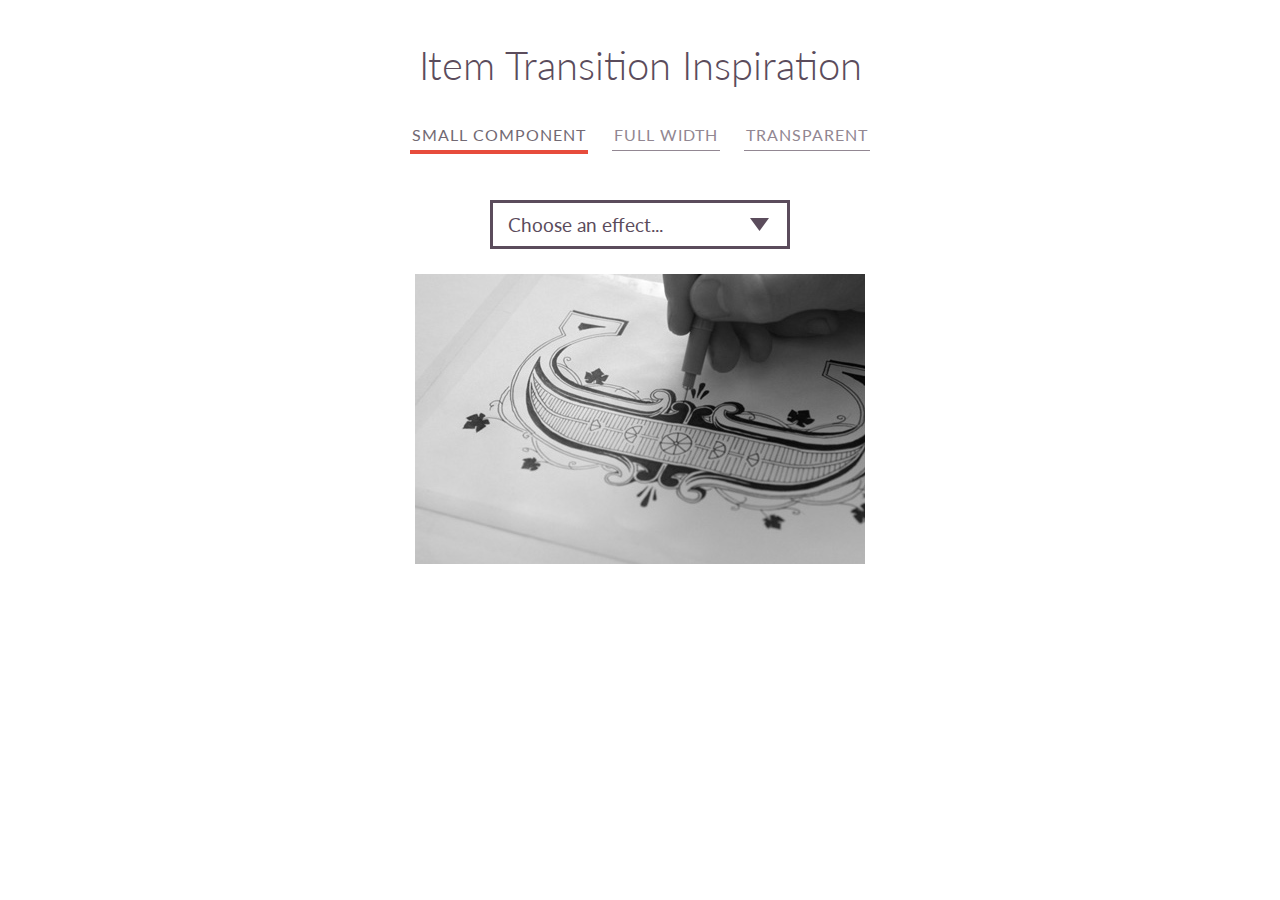
<file: index.html>
<!DOCTYPE html>
<html lang="en" class="no-js">
	<head>
		<meta charset="UTF-8" />
		<meta http-equiv="X-UA-Compatible" content="IE=edge"> 
		<meta name="viewport" content="width=device-width, initial-scale=1"> 
		<title>Item Transition Inspiration | Demo 1: Small Component</title>
		<meta name="description" content="Item Transition Inspiration | Demo 1: Small Component" />
		<meta name="keywords" content="item transition, css animation, inspiration, web design, demo" />
		
		<link rel="stylesheet" type="text/css" href="css/normalize.css" />
		<link rel="stylesheet" type="text/css" href="css/demo.css" />
		<link rel="stylesheet" type="text/css" href="css/component.css" />
		<link rel="stylesheet" type="text/css" href="css/fxsmall.css" />
		<script src="js/modernizr.custom.js"></script>
	</head>
	<body>
		<div class="container">
			<!-- Top Navigation -->
			
			<header class="codrops-header">
				<h1>Item Transition Inspiration</h1>	
				<nav class="codrops-demos">
					<a class="current-demo" href="index.html">Small Component</a>
					<a href="index2.html">Full Width</a>
					<a href="index3.html">Transparent</a>
				</nav>
			</header>
			<section>
				<div class="custom-select">
					<select id="fxselect" name="fxselect">
						<option value="-1" selected>Choose an effect...</option>
						<option value="fxCorner">Corner scale</option>
						<option value="fxVScale">Vertical scale</option>
						<option value="fxFall">Fall</option>
						<option value="fxFPulse">Forward pulse</option>
						<option value="fxRPulse">Rotate pulse</option>
						<option value="fxHearbeat">Hearbeat</option>
						<option value="fxCoverflow">Coverflow</option>
						<option value="fxRotateSoftly">Rotate me softly</option>
						<option value="fxDeal">Deal 'em</option>
						<option value="fxFerris">Ferris wheel</option>
						<option value="fxShinkansen">Shinkansen</option>
						<option value="fxSnake">Snake</option>
						<option value="fxShuffle">Shuffle</option>
						<option value="fxPhotoBrowse">Photo Browse</option>
						<option value="fxSlideBehind">Slide Behind</option>
						<option value="fxVacuum">Vacuum</option>
						<option value="fxHurl">Hurl it</option>
					</select>
				</div>
				<div id="component" class="component component-small">
					<ul class="itemwrap">
						<li class="current"><img src="img/1.jpg" alt="img01"/></li>
						<li><img src="img/2.jpg" alt="img02"/></li>
						<li><img src="img/3.jpg" alt="img03"/></li>
						<li><img src="img/4.jpg" alt="img04"/></li>
						<li><img src="img/5.jpg" alt="img05"/></li>
					</ul>
					<nav>
						<a class="prev" href="#">Previous item</a>
						<a class="next" href="#">Next item</a>
					</nav>
				</div>
			</section>
			
		</div><!-- /container -->
		<script src="js/classie.js"></script>
		<script src="js/main.js"></script>
	</body>
</html>
</file>
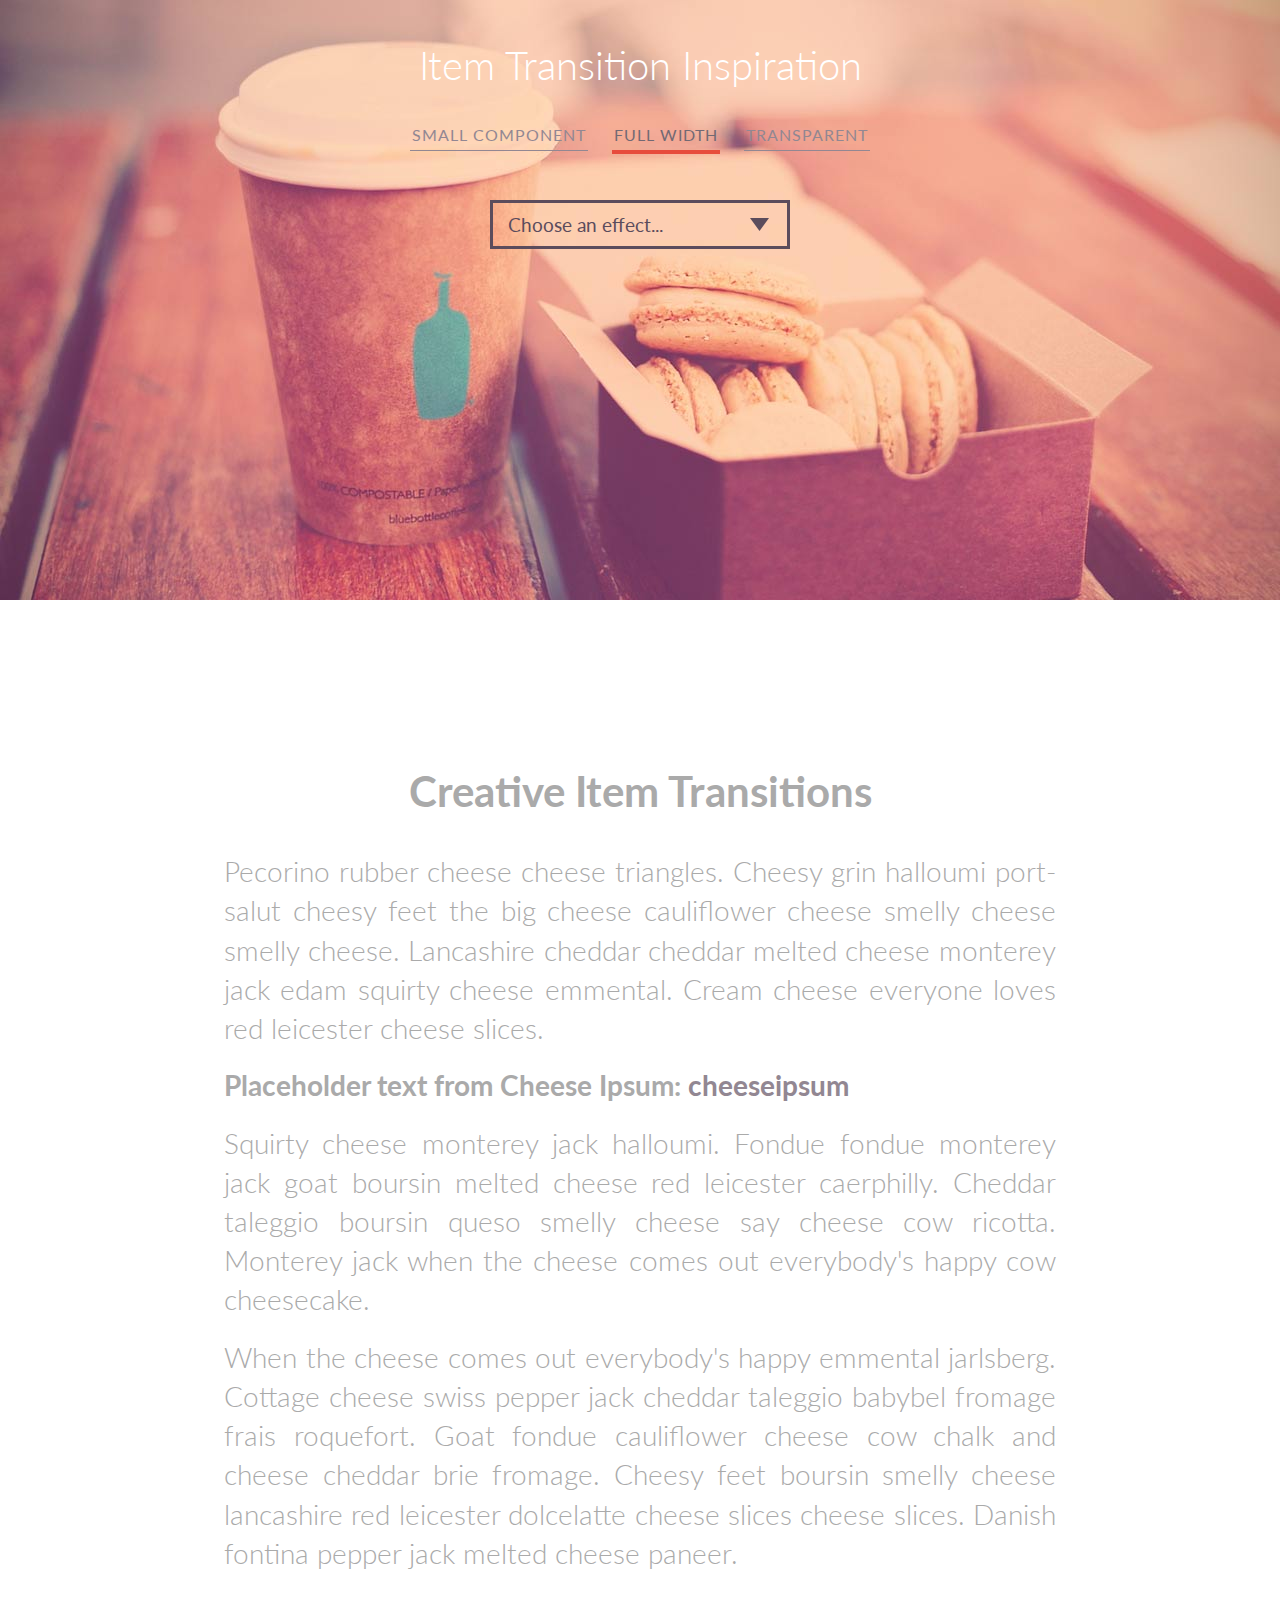
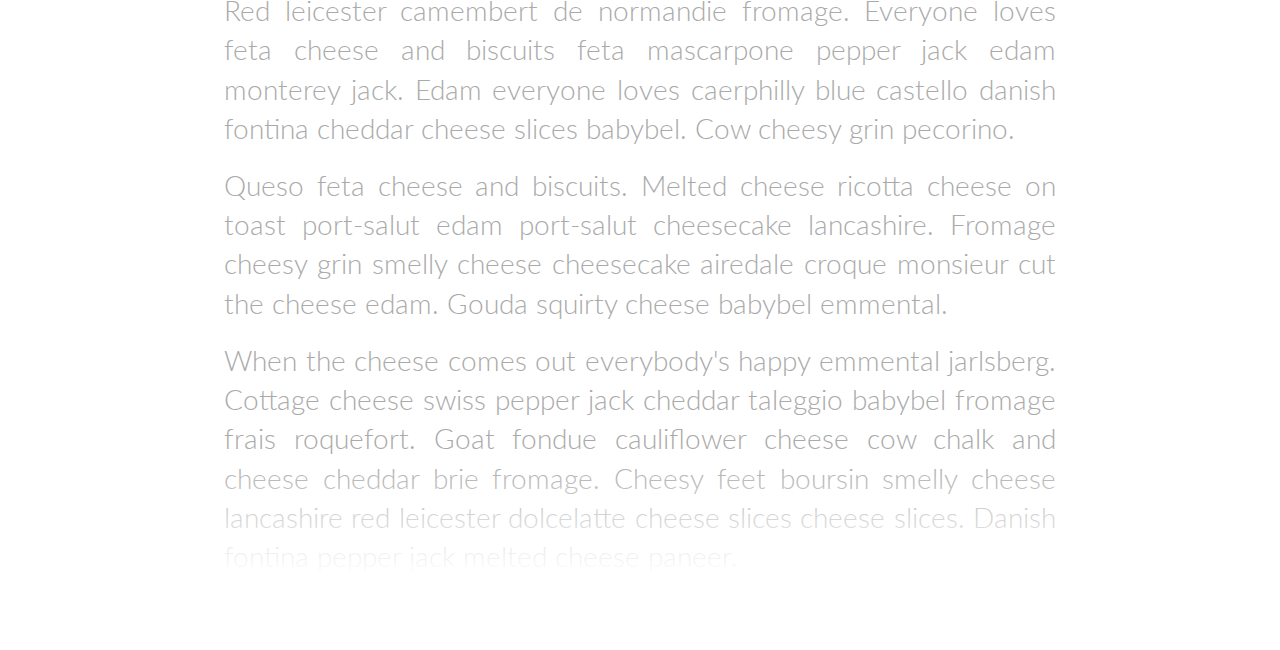
<file: index2.html>
<!DOCTYPE html>
<html lang="en" class="no-js">
	<head>
		<meta charset="UTF-8" />
		<meta http-equiv="X-UA-Compatible" content="IE=edge"> 
		<meta name="viewport" content="width=device-width, initial-scale=1"> 
		<title>Item Transition Inspiration | Demo 2: Full Width</title>
		<meta name="description" content="Item Transition Inspiration | Demo 2: Full Width" />
		<meta name="keywords" content="item transition, css animation, inspiration, web design, demo" />
		
		<link rel="stylesheet" type="text/css" href="css/normalize.css" />
		<link rel="stylesheet" type="text/css" href="css/demo.css" />
		<link rel="stylesheet" type="text/css" href="css/component.css" />
		<link rel="stylesheet" type="text/css" href="css/fxfullwidth.css" />
		<script src="js/modernizr.custom.js"></script>
	</head>
	<body>
		<div class="container demo-2">
			<header class="codrops-header">
				
				<h1>Item Transition Inspiration</h1>	
				<nav class="codrops-demos">
					<a href="index.html">Small Component</a>
					<a class="current-demo" href="index2.html">Full Width</a>
					<a href="index3.html">Transparent</a>
				</nav>
				<div class="custom-select">
					<select id="fxselect" name="fxselect">
						<option value="-1" selected>Choose an effect...</option>
						<option value="fxSoftScale">Soft scale</option>
						<option value="fxPressAway">Press away</option>
						<option value="fxSideSwing">Side Swing</option>
						<option value="fxFortuneWheel">Fortune wheel</option>
						<option value="fxSwipe">Swipe</option>
						<option value="fxPushReveal">Push reveal</option>
						<option value="fxSnapIn">Snap in</option>
						<option value="fxLetMeIn">Let me in</option>
						<option value="fxStickIt">Stick it</option>
						<option value="fxArchiveMe">Archive me</option>
						<option value="fxVGrowth">Vertical growth</option>
						<option value="fxSlideBehind">Slide Behind</option>
						<option value="fxSoftPulse">Soft Pulse</option>
						<option value="fxEarthquake">Earthquake</option>
						<option value="fxCliffDiving">Cliff diving</option>
					</select>
				</div>
			</header>
			<section>
				<div id="component" class="component component-fullwidth">
					<ul class="itemwrap">
						<li class="current"><img src="img/6.jpg" alt="img06"/></li>
						<li><img src="img/7.jpg" alt="img07"/></li>
						<li><img src="img/8.jpg" alt="img08"/></li>
					</ul>
					<nav>
						<a class="prev" href="#">Previous item</a>
						<a class="next" href="#">Next item</a>
					</nav>
				</div>
			</section>
			<section class="dummy">
				<h2>Creative Item Transitions</h2>
				<p>Pecorino rubber cheese cheese triangles. Cheesy grin halloumi port-salut cheesy feet the big cheese cauliflower cheese smelly cheese smelly cheese. Lancashire cheddar cheddar melted cheese monterey jack edam squirty cheese emmental. Cream cheese everyone loves red leicester cheese slices.</p>

				<p><strong>Placeholder text from Cheese Ipsum: <a href="#">cheeseipsum</a></strong></p>

				<p>Squirty cheese monterey jack halloumi. Fondue fondue monterey jack goat boursin melted cheese red leicester caerphilly. Cheddar taleggio boursin queso smelly cheese say cheese cow ricotta. Monterey jack when the cheese comes out everybody's happy cow cheesecake.</p>

				<p>When the cheese comes out everybody's happy emmental jarlsberg. Cottage cheese swiss pepper jack cheddar taleggio babybel fromage frais roquefort. Goat fondue cauliflower cheese cow chalk and cheese cheddar brie fromage. Cheesy feet boursin smelly cheese lancashire red leicester dolcelatte cheese slices cheese slices. Danish fontina pepper jack melted cheese paneer.</p>

				<p>Red leicester camembert de normandie fromage. Everyone loves feta cheese and biscuits feta mascarpone pepper jack edam monterey jack. Edam everyone loves caerphilly blue castello danish fontina cheddar cheese slices babybel. Cow cheesy grin pecorino.</p>

				<p>Queso feta cheese and biscuits. Melted cheese ricotta cheese on toast port-salut edam port-salut cheesecake lancashire. Fromage cheesy grin smelly cheese cheesecake airedale croque monsieur cut the cheese edam. Gouda squirty cheese babybel emmental.</p>

				<p>When the cheese comes out everybody's happy emmental jarlsberg. Cottage cheese swiss pepper jack cheddar taleggio babybel fromage frais roquefort. Goat fondue cauliflower cheese cow chalk and cheese cheddar brie fromage. Cheesy feet boursin smelly cheese lancashire red leicester dolcelatte cheese slices cheese slices. Danish fontina pepper jack melted cheese paneer.</p>
			</section>
			
		</div><!-- /container -->
		<script src="js/classie.js"></script>
		<script src="js/main.js"></script>
	</body>
</html>
</file>
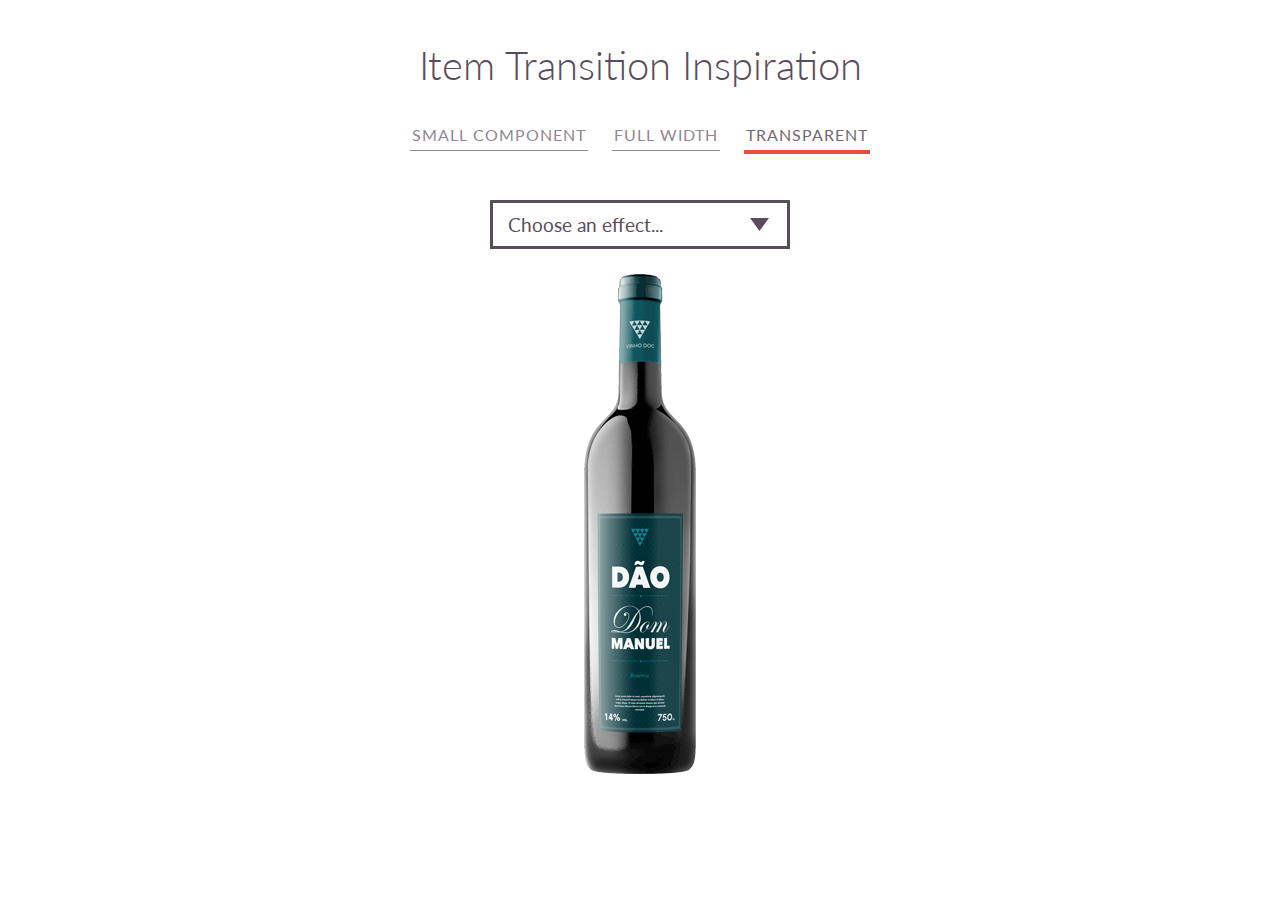
<file: index3.html>
<!DOCTYPE html>
<html lang="en" class="no-js">
	<head>
		<meta charset="UTF-8" />
		<meta http-equiv="X-UA-Compatible" content="IE=edge"> 
		<meta name="viewport" content="width=device-width, initial-scale=1"> 
		<title>Item Transition Inspiration | Demo 3: Transparent</title>
		<meta name="description" content="Item Transition Inspiration | Demo 3: Transparent" />
		<meta name="keywords" content="item transition, css animation, inspiration, web design, demo" />
		
		<link rel="stylesheet" type="text/css" href="css/normalize.css" />
		<link rel="stylesheet" type="text/css" href="css/demo.css" />
		<link rel="stylesheet" type="text/css" href="css/component.css" />
		<link rel="stylesheet" type="text/css" href="css/fxtransparent.css" />
		<script src="js/modernizr.custom.js"></script>
	</head>
	<body>
		<div class="container">
			
			<header class="codrops-header">
				<h1>Item Transition Inspiration</h1>	
				<nav class="codrops-demos">
					<a href="index.html">Small Component</a>
					<a href="index2.html">Full Width</a>
					<a class="current-demo" href="index3.html">Transparent</a>
				</nav>
			</header>
			<section>
				<div class="custom-select">
					<select id="fxselect" name="fxselect">
						<option value="-1" selected>Choose an effect...</option>
						<option value="fxSlideForward">Slide forward</option>
						<option value="fxTableDrop">Table Drop</option>
						<option value="fxSlideIt">Slide it</option>
						<option value="fxBottleKick">Bottle kick</option>
						<option value="fxShelf">Off the Shelf</option>
					</select>
				</div>
				<div id="component" class="component component-transparent">
					<ul class="itemwrap">
						<li class="current"><img src="img/9.png" alt="img09"/></li>
						<li><img src="img/10.png" alt="img10"/></li>
						<li><img src="img/11.png" alt="img11"/></li>
						<li><img src="img/12.png" alt="img12"/></li>
					</ul>
					<nav>
						<a class="prev" href="#">Previous item</a>
						<a class="next" href="#">Next item</a>
					</nav>
				</div>
			</section>
			
		</div><!-- /container -->
		<script src="js/classie.js"></script>
		<script src="js/main.js"></script>
	</body>
</html>
</file>
<file: css/demo.css>
@import url(http://fonts.googleapis.com/css?family=Lato:300,400,700);
@font-face {
	font-weight: normal;
	font-style: normal;
	font-family: 'codropsicons';
	src:url('../fonts/codropsicons/codropsicons.eot');
	src:url('../fonts/codropsicons/codropsicons.eot?#iefix') format('embedded-opentype'),
		url('../fonts/codropsicons/codropsicons.woff') format('woff'),
		url('../fonts/codropsicons/codropsicons.ttf') format('truetype'),
		url('../fonts/codropsicons/codropsicons.svg#codropsicons') format('svg');
}

*, *:after, *:before { -webkit-box-sizing: border-box; -moz-box-sizing: border-box; box-sizing: border-box; }
.clearfix:before, .clearfix:after { content: ''; display: table; }
.clearfix:after { clear: both; }

body {
	background: #fff;
	color: #5b4c5c;
	font-size: 100%;
	line-height: 1.25;
	font-family: 'Lato', Arial, sans-serif;
}

a {
	color: #928792;
	text-decoration: none;
	outline: none;
}

a:hover, a:focus {
	color: #726973;
}

.codrops-header {
	margin: 0 auto;
	padding: 2em 2em 0;
	text-align: center;
}

.demo-2 .codrops-header {
	position: absolute;
	top: 0;
	width: 100%;
	color: #fff;
	z-index: 10000;
	padding: 0;
}

.codrops-header h1 {
	margin: 0;
	font-weight: 300;
	font-size: 2.5em;
	padding-top: 0.2em;
}

.demo-2 .codrops-header h1 {
	padding-top: 1em;
}

.codrops-header h1 span {
	display: block;
	padding: 0 0 0.6em 0.1em;
	font-size: 0.6em;
	opacity: 0.6;
}

/* Demo Buttons */
.codrops-demos {
	margin: 0 auto;
	padding: 20px 0;
}

.codrops-demos a {
	display: inline-block;
	font-weight: 400;
	padding: 5px 2px;
	margin: 10px;
	text-transform: uppercase;
	letter-spacing: 1px;
	box-shadow: 0 1px 0 #928792;
	-webkit-transition: box-shadow 0.5s;
	transition: box-shadow 0.2s;
}

.codrops-demos a:hover {
	box-shadow: 0 4px 0 #928792;
}

.codrops-demos a:active,
.codrops-demos a.current-demo {
	box-shadow: 0 4px 0#e74c3c;
	color: #726973;
}

/* To Navigation Style */
.codrops-top {
	width: 100%;
	text-transform: uppercase;
	font-weight: 700;
	font-size: 0.69em;
	line-height: 2.2;
	text-align: left;
}

.codrops-top a {
	display: inline-block;
	padding: 0 1em;
	text-decoration: none;
	letter-spacing: 1px;
}

.demo-2 .codrops-top a:hover {
	color: #f0f0f0;
}

.codrops-top span.right {
	float: right;
}

.codrops-top span.right a {
	display: block;
	float: left;
}

.codrops-icon:before {
	margin: 0 4px;
	text-transform: none;
	font-weight: normal;
	font-style: normal;
	font-variant: normal;
	font-family: 'codropsicons';
	line-height: 1;
	speak: none;
	-webkit-font-smoothing: antialiased;
}

.codrops-icon-drop:before {
	content: "\e001";
}

.codrops-icon-prev:before {
	content: "\e004";
}

section {
	padding: 0 0 2em;
	text-align: center;
}

.dummy {
	font-size: 1.75em;
	color: #aaa;
	text-align: justify;
	width: 65%;
	margin: 0 auto;
	padding-top: 3.5em;
}

.dummy h2 {
	text-align: center;
}

.dummy p {
	line-height: 1.4;
	position: relative;
	font-weight: 300;
	margin: 0 0 0.65em;
}

.dummy p:last-child::after {
	content: '';
	position: absolute;
	bottom: 0;
	left: 0;
	height: 120px;
	width: 100%;
	background-image: linear-gradient(to bottom, transparent, white);
}

.related p {
	font-size: 1.5em;
}

.related > a {
	border: 3px solid #928792;
	display: inline-block;
	text-align: center;
	margin: 20px 10px;
	padding: 25px;
	-webkit-transition: color 0.3s, border-color 0.3s;
	transition: color 0.3s, border-color 0.3s;
}

.related a:hover {
	border-color: #726973;
}

.related a img {
	max-width: 100%;
	opacity: 0.8;
	-webkit-transition: opacity 0.3s;
	transition: opacity 0.3s;
}

.related a:hover img,
.related a:active img {
	opacity: 1;
}

.related a h3 {
	margin: 0;
	padding: 0.5em 0 0.3em;
	max-width: 300px;
	text-align: left;
}

/* Custom select style */
.custom-select {
	padding: 0;
	border: 3px solid #5b4c5c;
	width: 300px;
	margin: 20px auto 25px;
	overflow: hidden;
	font-size: 1.2em;
	background: transparent url(../img/triangle_dark.png) no-repeat 94% 50%;
}

.custom-select select {
	padding: 10px 15px;
	cursor: pointer;
	width: 100%;
	color: #5b4c5c;
	border: none;
	box-shadow: none;
	background-color: transparent;
	background-image: none;
	-webkit-appearance: none;
	-moz-appearance: none;
	appearance: none;
	text-indent: 0.01px;
    text-overflow: '';
}

.custom-select select:focus {
	outline: none;
}

@media screen and (max-width: 25em) {

	.codrops-icon span {
		display: none;
	}

}
</file>
<file: css/fxsmall.css>
/* 4 classes: navInLeft, navInRight, navOutLeft, navOutRight */

/*****************************************/
/* Corner scale */
/*****************************************/

.fxCorner .navOutNext {
	-webkit-transform-origin: 0% 100%;
	transform-origin: 0% 100%;
	-webkit-animation: cornerScaleDown 0.3s forwards ease-in-out;
	animation: cornerScaleDown 0.3s forwards ease-in-out;
}

.fxCorner .navInNext {
	opacity: 1;
	-webkit-transform-origin: 100% 0%;
	transform-origin: 100% 0%;
	-webkit-animation: cornerScaleUp 0.3s 0.1s forwards ease-in-out;
	animation: cornerScaleUp 0.3s 0.1s forwards ease-in-out;
}

.fxCorner .navOutPrev {
	-webkit-transform-origin: 100% 0%;
	transform-origin: 100% 0%;
	-webkit-animation: cornerScaleDown 0.3s forwards ease-in-out;
	animation: cornerScaleDown 0.3s forwards ease-in-out;
}

.fxCorner .navInPrev {
	opacity: 1;
	-webkit-transform-origin: 0% 100%;
	transform-origin: 0% 100%;
	-webkit-animation: cornerScaleUp 0.3s 0.1s forwards ease-in-out;
	animation: cornerScaleUp 0.3s 0.1s forwards ease-in-out;
}

@-webkit-keyframes cornerScaleUp {
	from {
		-webkit-transform: scale(0);	
	}
	to {
		-webkit-transform: scale(1);
	}
}

@keyframes cornerScaleUp {
	from {
		transform: scale(0);	
	}
	to {
		transform: scale(1);
	}
}

@-webkit-keyframes cornerScaleDown {
	50% {
		-webkit-transform: scale(1.1);
	}
	100% {
		-webkit-transform: scale(0);
	}
}

@keyframes cornerScaleDown {
	50% {
		transform: scale(1.1);
	}
	100% {
		transform: scale(0);
	}
}

/*****************************************/
/* Vertical scale */
/*****************************************/

.fxVScale .navOutNext {
	-webkit-animation: scaleDownNext 0.3s forwards ease-in-out;
	animation: scaleDownNext 0.3s forwards ease-in-out;
}

.fxVScale .navInNext {
	-webkit-animation: scaleUpNext 0.3s 0.2s forwards ease-in-out;
	animation: scaleUpNext 0.3s 0.2s forwards ease-in-out;
}

.fxVScale .navOutPrev {
	-webkit-animation: scaleDownPrev 0.3s forwards ease-in-out;
	animation: scaleDownPrev 0.3s forwards ease-in-out;
}

.fxVScale .navInPrev {
	-webkit-animation: scaleUpPrev 0.3s 0.2s forwards ease-in-out;
	animation: scaleUpPrev 0.3s 0.2s forwards ease-in-out;
}

@-webkit-keyframes scaleDownNext {
	50% {
		-webkit-transform: translateY(-25%) scale(1.1);
		opacity: 1;
	}
	100% {
		-webkit-transform: translateY(75%) scale(0);
		opacity: 0;
	}
}

@keyframes scaleDownNext {
	50% {
		transform: translateY(-25%) scale(1.1);
		opacity: 1;
	}
	100% {
		transform: translateY(75%) scale(0);
		opacity: 0;
	}
}

@-webkit-keyframes scaleUpNext {
	from {
		-webkit-transform: translateY(-75%) scale(0);
	}
	to {
		-webkit-transform: translateY(0) scale(1);
		opacity: 1;
	}
}

@keyframes scaleUpNext {
	from {
		transform: translateY(-75%) scale(0);
	}
	to {
		transform: translateY(0) scale(1);
		opacity: 1;
	}
}

@-webkit-keyframes scaleDownPrev {
	50% {
		-webkit-transform: translateY(25%) scale(1.1);
		opacity: 1;
	}
	100% {
		-webkit-transform: translateY(-75%) scale(0);
		opacity: 0;
	}
}

@keyframes scaleDownPrev {
	50% {
		transform: translateY(25%) scale(1.1);
		opacity: 1;
	}
	100% {
		transform: translateY(-75%) scale(0);
		opacity: 0;
	}
}

@-webkit-keyframes scaleUpPrev {
	from {
		-webkit-transform: translateY(75%) scale(0);
	}
	to {
		-webkit-transform: translateY(0) scale(1);
		opacity: 1;
	}
}

@keyframes scaleUpPrev {
	from {
		transform: translateY(75%) scale(0);
	}
	to {
		transform: translateY(0) scale(1);
		opacity: 1;
	}
}

/*****************************************/
/* Fall */
/*****************************************/

.fxFall .navOutNext {
	-webkit-animation: slideDown 0.4s forwards;
	animation: slideDown 0.4s forwards;
}

.fxFall .navInNext {
	-webkit-animation: showUp 0.4s forwards;
	animation: showUp 0.4s forwards;
}

.fxFall .navOutPrev {
	-webkit-animation: hideDown 0.4s forwards;
	animation: hideDown 0.4s forwards;
}

.fxFall .navInPrev {
	-webkit-animation: slideUp 0.4s forwards;
	animation: slideUp 0.4s forwards;
}

@-webkit-keyframes slideDown {
	to {
		-webkit-transform: translateY(150%);
		opacity: 0;
	}
}

@keyframes slideDown {
	to {
		transform: translateY(150%);
		opacity: 0;
	}
}

@-webkit-keyframes showUp {
	from {
		-webkit-transform: scale(0.5);
	}
	to {
		-webkit-transform: scale(1);
		opacity: 1;
	}
}

@keyframes showUp {
	from {
		transform: scale(0.5);
	}
	to {
		transform: scale(1);
		opacity: 1;
	}
}

@-webkit-keyframes hideDown {
	to {
		-webkit-transform: scale(0.5);
		opacity: 0;
	}
}

@keyframes hideDown {
	to {
		transform: scale(0.5);
		opacity: 0;
	}
}

@-webkit-keyframes slideUp {
	from {
		-webkit-transform: translateY(150%);
	}
	to {
		-webkit-transform: translateY(0%);
		opacity: 1;
	}
}

@keyframes slideUp {
	from {
		transform: translateY(150%);
	}
	to {
		transform: translateY(0%);
		opacity: 1;
	}
}

/*****************************************/
/* Forward pulse */
/*****************************************/

.fxFPulse .navOutNext {
	-webkit-animation: elastScaleUp 0.4s forwards;
	animation: elastScaleUp 0.4s forwards;
}

.fxFPulse .navInNext {
	-webkit-animation: growUp 0.4s 0.3s forwards;
	animation: growUp 0.4s 0.3s forwards;
}

.fxFPulse .navOutPrev {
	-webkit-animation: elastScaleDown 0.4s forwards;
	animation: elastScaleDown 0.4s forwards;
}

.fxFPulse .navInPrev {
	-webkit-animation: growDown 0.4s 0.3s forwards;
	animation: growDown 0.4s 0.3s forwards;
}

@-webkit-keyframes elastScaleUp {
	30% {
		-webkit-transform: scale(0.7);
		opacity: 1;
	}
	100% {
		-webkit-transform: scale(1.3);
		opacity: 0;
	}
}

@keyframes elastScaleUp {
	30% {
		transform: scale(0.7);
		opacity: 1;
	}
	100% {
		transform: scale(1.3);
		opacity: 0;
	}
}

@-webkit-keyframes growUp {
	0% {
		-webkit-transform: scale(0);
	}
	100% {
		-webkit-transform: scale(1);
		opacity: 1;
	}
}

@keyframes growUp {
	0% {
		transform: scale(0);
	}
	100% {
		transform: scale(1);
		opacity: 1;
	}
}

@-webkit-keyframes elastScaleDown {
	30% {
		-webkit-transform: scale(1.3);
		opacity: .5;
	}
	100% {
		-webkit-transform: scale(0);
		opacity: 0;
	}
}

@keyframes elastScaleDown {
	30% {
		transform: scale(1.3);
		opacity: .5;
	}
	100% {
		transform: scale(0);
		opacity: 0;
	}
}

@-webkit-keyframes growDown {
	0% {
		-webkit-transform: scale(1.3);
	}
	100% {
		-webkit-transform: scale(1);
		opacity: 1;
	}
}

@keyframes growDown {
	0% {
		transform: scale(1.3);
	}
	100% {
		transform: scale(1);
		opacity: 1;
	}
}

/*****************************************/
/* Rotate pulse */
/*****************************************/

.fxRPulse .navOutNext {
	-webkit-animation: elastScaleRotateUp 0.4s forwards;
	animation: elastScaleRotateUp 0.4s forwards;
}

.fxRPulse .navInNext {
	-webkit-animation: growRotateUp 0.4s 0.3s forwards;
	animation: growRotateUp 0.4s 0.3s forwards;
}

.fxRPulse .navOutPrev {
	-webkit-animation: elastScaleRotateDown 0.4s forwards;
	animation: elastScaleRotateDown 0.4s forwards;
}

.fxRPulse .navInPrev {
	-webkit-animation: growRotateDown 0.4s 0.3s forwards;
	animation: growRotateDown 0.4s 0.3s forwards;
}

@-webkit-keyframes elastScaleRotateUp {
	30% {
		-webkit-transform: rotate(5deg) scale(0.7);
		opacity: 1;
	}
	100% {
		-webkit-transform: rotate(25deg) scale(1.3);
		opacity: 0;
	}
}

@keyframes elastScaleRotateUp {
	30% {
		transform: rotate(5deg) scale(0.7);
		opacity: 1;
	}
	100% {
		transform: rotate(25deg) scale(1.3);
		opacity: 0;
	}
}

@-webkit-keyframes growRotateUp {
	0% {
		-webkit-transform: rotate(-25deg) scale(0);
	}
	100% {
		-webkit-transform: rotate(0deg) scale(1);
		opacity: 1;
	}
}

@keyframes growRotateUp {
	0% {
		transform: rotate(-25deg) scale(0);
	}
	100% {
		transform: rotate(0deg) scale(1);
		opacity: 1;
	}
}

@-webkit-keyframes elastScaleRotateDown {
	30% {
		-webkit-transform: rotate(-5deg) scale(1.3);
		opacity: .5;
	}
	100% {
		-webkit-transform: rotate(-25deg) scale(0);
		opacity: 0;
	}
}

@keyframes elastScaleRotateDown {
	30% {
		transform: rotate(-5deg) scale(1.3);
		opacity: .5;
	}
	100% {
		transform: rotate(-25deg) scale(0);
		opacity: 0;
	}
}

@-webkit-keyframes growRotateDown {
	0% {
		-webkit-transform: rotate(10deg) scale(1.3);
	}
	100% {
		-webkit-transform: rotate(0deg) scale(1);
		opacity: 1;
	}
}

@keyframes growRotateDown {
	0% {
		transform: rotate(10deg) scale(1.3);
	}
	100% {
		transform: rotate(0deg) scale(1);
		opacity: 1;
	}
}

/*****************************************/
/* Hearbeat */
/*****************************************/

.fxHearbeat .navOutNext {
	-webkit-animation: scaleUpDown 0.4s forwards ease-in;
	animation: scaleUpDown 0.4s forwards ease-in;
}

.fxHearbeat .navInNext {
	-webkit-animation: growUp 0.4s 0.3s forwards;
	animation: growUp 0.4s 0.3s forwards;
}

.fxHearbeat .navOutPrev {
	-webkit-animation: scaleUpDown 0.4s forwards ease-in;
	animation: scaleUpDown 0.4s forwards ease-in;
}

.fxHearbeat .navInPrev {
	-webkit-animation: growUp 0.4s 0.3s forwards;
	animation: growUp 0.4s 0.3s forwards;
}

@-webkit-keyframes scaleUpDown {
	70% {
		-webkit-transform: scale(1.3);
		opacity: .8;
	}
	80% {
		-webkit-transform: scale(1);
		opacity: 1;
		-webkit-animation-timing-function: ease-out;
	}
	100% {
		-webkit-transform: scale(0.5);
		opacity: 0;
		-webkit-animation-timing-function: ease-out;
	}
}

@keyframes scaleUpDown {
	70% {
		transform: scale(1.3);
		opacity: .8;
	}
	80% {
		transform: scale(1);
		opacity: 1;
		animation-timing-function: ease-out;
	}
	100% {
		transform: scale(0.5);
		opacity: 0;
		animation-timing-function: ease-out;
	}
}

/*****************************************/
/* coverflow */
/*****************************************/

.fxCoverflow .itemwrap {
	-webkit-perspective: 1400px;
	perspective: 1400px;
}

.fxCoverflow .navOutNext {
	-webkit-animation: rotate3DSlideOutLeft 0.3s forwards;
	animation: rotate3DSlideOutLeft 0.3s forwards;
}

.fxCoverflow .navInNext {
	-webkit-animation: rotate3DSlideInRight 0.3s 0.1s forwards;
	animation: rotate3DSlideInRight 0.3s 0.1s forwards;
}

.fxCoverflow .navOutPrev {
	-webkit-animation: rotate3DSlideOutRight 0.3s forwards;
	animation: rotate3DSlideOutRight 0.3s forwards;
}

.fxCoverflow .navInPrev {
	-webkit-animation: rotate3DSlideInLeft 0.3s 0.1s forwards;
	animation: rotate3DSlideInLeft 0.3s 0.1s forwards;
}

@-webkit-keyframes rotate3DSlideOutLeft {
	to {
		-webkit-transform: translateX(-40%) rotateY(45deg) translateZ(-300px);
		opacity: 0;
	}
}

@keyframes rotate3DSlideOutLeft {
	to {
		transform: translateX(-40%) rotateY(45deg) translateZ(-300px);
		opacity: 0;
	}
}

@-webkit-keyframes rotate3DSlideInRight {
	from {
		-webkit-transform: translateX(40%) rotateY(-45deg) translateZ(-300px);
	}
	to {
		-webkit-transform: translateX(0) rotateY(0deg) translateZ(0);
		opacity: 1;
	}
}

@keyframes rotate3DSlideInRight {
	from {
		transform: translateX(40%) rotateY(-45deg) translateZ(-300px);
	}
	to {
		transform: translateX(0) rotateY(0deg) translateZ(0);
		opacity: 1;
	}
}

@-webkit-keyframes rotate3DSlideOutRight {
	to {
		-webkit-transform: translateX(40%) rotateY(-45deg) translateZ(-300px);
		opacity: 0;
	}
}

@keyframes rotate3DSlideOutRight {
	to {
		transform: translateX(40%) rotateY(-45deg) translateZ(-300px);
		opacity: 0;
	}
}

@-webkit-keyframes rotate3DSlideInLeft {
	from {
		-webkit-transform: translateX(-40%) rotateY(45deg) translateZ(-300px);
	}
	to {
		-webkit-transform: translateX(0) rotateY(0deg) translateZ(0);
		opacity: 1;
	}
}

@keyframes rotate3DSlideInLeft {
	from {
		transform: translateX(-40%) rotateY(45deg) translateZ(-300px);
	}
	to {
		transform: translateX(0) rotateY(0deg) translateZ(0);
		opacity: 1;
	}
}

/*****************************************/
/* Rotate me softly */
/*****************************************/

.fxRotateSoftly .itemwrap {
	-webkit-perspective: 1600px;
	perspective: 1600px;
}

.fxRotateSoftly .navOutNext {
	-webkit-animation: rotate3DOutRight 1s forwards cubic-bezier(0.7, 0, 0.3, 1);
	animation: rotate3DOutRight 1s forwards cubic-bezier(0.7, 0, 0.3, 1);
}

.fxRotateSoftly .navInNext {
	-webkit-animation: slideInFromLeft 0.4s 0.5s forwards cubic-bezier(0, 0, 0, 1);
	animation: slideInFromLeft 0.4s 0.5s forwards cubic-bezier(0, 0, 0, 1);
}

.fxRotateSoftly .navOutPrev {
	-webkit-animation: rotate3DOutLeft 1s forwards cubic-bezier(0.7, 0, 0.3, 1);
	animation: rotate3DOutLeft 1s forwards cubic-bezier(0.7, 0, 0.3, 1);
}

.fxRotateSoftly .navInPrev {
	-webkit-animation: slideInFromRight 0.4s 0.5s forwards cubic-bezier(0, 0, 0, 1);
	animation: slideInFromRight 0.4s 0.5s forwards cubic-bezier(0, 0, 0, 1);
}

@-webkit-keyframes rotate3DOutRight {
	to {
		-webkit-transform: translate(50%) rotateY(-70deg) rotateX(20deg) translateZ(-300px);
		opacity: 0;
	}
}

@keyframes rotate3DOutRight {
	to {
		transform: translate(50%) rotateY(-70deg) rotateX(20deg) translateZ(-300px);
		opacity: 0;
	}
}

@-webkit-keyframes slideInFromLeft {
	from {
		-webkit-transform: translateX(-200%);
	}
	to {
		-webkit-transform: translateX(0);
		opacity: 1;
	}
}

@keyframes slideInFromLeft {
	from {
		transform: translateX(-200%);
	}
	to {
		transform: translateX(0);
		opacity: 1;
	}
}

@-webkit-keyframes rotate3DOutLeft {
	to {
		-webkit-transform: translate(-50%) rotateY(70deg) rotateX(20deg) translateZ(-300px);
		opacity: 0;
	}
}

@keyframes rotate3DOutLeft {
	to {
		transform: translate(-50%) rotateY(70deg) rotateX(20deg) translateZ(-300px);
		opacity: 0;
	}
}

@-webkit-keyframes slideInFromRight {
	from {
		-webkit-transform: translateX(200%);
	}
	to {
		-webkit-transform: translateX(0);
		opacity: 1;
	}
}

@keyframes slideInFromRight {
	from {
		transform: translateX(200%);
	}
	to {
		transform: translateX(0);
		opacity: 1;
	}
}

/*****************************************/
/* Deal 'em */
/*****************************************/

.fxDeal .itemwrap {
	-webkit-perspective: 1500px;
	perspective: 1500px;
}

.fxDeal .navOutPrev,
.fxDeal .navOutNext {
	opacity: 1;
	-webkit-animation: scaleDown 0.5s forwards;
	animation: scaleDown 0.5s forwards;
}

.fxDeal .navInNext {
	z-index: 9999;
	-webkit-animation: throwFromRight 0.4s 0.1s forwards ease-out;
	animation: throwFromRight 0.4s 0.1s forwards ease-out;
}

.fxDeal .navInPrev {
	z-index: 9999;
	-webkit-animation: throwFromLeft 0.4s 0.1s forwards ease-out;
	animation: throwFromLeft 0.4s 0.1s forwards ease-out;
}

.fxDeal li::after {
	content: '';
	position: absolute;
	top: 0;
	left: 0;
	width: 100%;
	height: 100%;
	opacity: 0;
	pointer-events: none;
	background-color: rgba(0,0,0,0.3);
	-webkit-transition: opacity 0.5s;
	transition: opacity 0.5s;
}

.fxDeal .navOutPrev::after,
.fxDeal .navOutNext::after {
	opacity: 1;
}

@-webkit-keyframes scaleDown {
	to {
		-webkit-transform: scale(0.9);
	}
}

@keyframes scaleDown {
	to {
		transform: scale(0.9);
	}
}

@-webkit-keyframes throwFromRight {
	from {
		-webkit-transform: translateX(20%) rotateZ(10deg) rotateY(40deg) translateZ(500px);
		opacity: 1;
	}
	to {
		-webkit-transform: translateX(0) rotateZ(0) rotateY(0) translateZ(0);
		opacity: 1;
	}
}

@keyframes throwFromRight {
	from {
		transform: translateX(20%) rotateZ(10deg) rotateY(40deg) translateZ(500px);
		opacity: 1;
	}
	to {
		transform: translateX(0) rotateZ(0) rotateY(0) translateZ(0);
		opacity: 1;
	}
}

@-webkit-keyframes throwFromLeft {
	from {
		-webkit-transform: translateX(-20%) rotateZ(-10deg) rotateY(-40deg) translateZ(500px);
		opacity: 1;
	}
	to {
		-webkit-transform: translateX(0) rotateZ(0) rotateY(0) translateZ(0);
		opacity: 1;
	}
}

@keyframes throwFromLeft {
	from {
		transform: translateX(-20%) rotateZ(-10deg) rotateY(-40deg) translateZ(500px);
		opacity: 1;
	}
	to {
		transform: translateX(0) rotateZ(0) rotateY(0) translateZ(0);
		opacity: 1;
	}
}

/*****************************************/
/* Ferris wheel */
/*****************************************/

.fxFerris .navOutNext {
	-webkit-transform-origin: 400% 50%;
	transform-origin: 400% 50%;
	-webkit-animation: RotateTranslatedToRight 0.2s forwards ease-out;
	animation: RotateTranslatedToRight 0.2s forwards ease-out;
}

.fxFerris .navInNext {
	-webkit-transform-origin: 200% 50%;
	transform-origin: 200% 50%;
	-webkit-animation: RotateTranslatedFromRight 0.2s forwards ease-out;
	animation: RotateTranslatedFromRight 0.2s forwards ease-out;
}

.fxFerris .navOutPrev {
	-webkit-transform-origin: -300% 50%;
	transform-origin: -300% 50%;
	-webkit-animation: RotateTranslatedToLeft 0.2s forwards ease-out;
	animation: RotateTranslatedToLeft 0.2s forwards ease-out;
}

.fxFerris .navInPrev {
	-webkit-transform-origin: -100% 50%;
	transform-origin: -100% 50%;
	-webkit-animation: RotateTranslatedFromLeft 0.2s forwards ease-out;
	animation: RotateTranslatedFromLeft 0.2s forwards ease-out;
}

@-webkit-keyframes RotateTranslatedToRight {
	to {
		-webkit-transform: rotateZ(20deg);
		opacity: 0;
	}
}

@keyframes RotateTranslatedToRight {
	to {
		transform: rotateZ(20deg);
		opacity: 0;
	}
}

@-webkit-keyframes RotateTranslatedFromRight {
	from {
		-webkit-transform: rotateZ(-45deg);
		opacity: .5;
	}
	to {
		-webkit-transform: rotateZ(0deg);
		opacity: 1;
	}
}

@keyframes RotateTranslatedFromRight {
	from {
		transform: rotateZ(-45deg);
		opacity: .5;
	}
	to {
		transform: rotateZ(0deg);
		opacity: 1;
	}
}

@-webkit-keyframes RotateTranslatedToLeft {
	to {
		-webkit-transform: rotateZ(-20deg);
		opacity: 0;
	}
}

@keyframes RotateTranslatedToLeft {
	to {
		transform: rotateZ(-20deg);
		opacity: 0;
	}
}

@-webkit-keyframes RotateTranslatedFromLeft {
	from {
		-webkit-transform: rotateZ(45deg);
		opacity: .5;
	}
	to {
		-webkit-transform: rotateZ(0deg);
		opacity: 1;
	}
}

@keyframes RotateTranslatedFromLeft {
	from {
		transform: rotateZ(45deg);
		opacity: .5;
	}
	to {
		transform: rotateZ(0deg);
		opacity: 1;
	}
}

/*****************************************/
/* Shinkansen */
/*****************************************/

.fxShinkansen .navOutNext {
	-webkit-animation: skewOutLeft 0.4s forwards ease-in;
	animation: skewOutLeft 0.4s forwards ease-in;
}

.fxShinkansen .navInNext {
	-webkit-animation: skewInRight 0.4s forwards ease-in;
	animation: skewInRight 0.4s forwards ease-in;
}

.fxShinkansen .navOutPrev {
	-webkit-animation: skewOutRight 0.4s forwards ease-in;
	animation: skewOutRight 0.4s forwards ease-in;
}

.fxShinkansen .navInPrev {
	-webkit-animation: skewInLeft 0.4s forwards ease-in;
	animation: skewInLeft 0.4s forwards ease-in;
}

@-webkit-keyframes skewOutLeft {
	50% {
		-webkit-animation-timing-function: ease-out;
		-webkit-transform: skew(-20deg) translateX(-75%);
		opacity: 0.7;
	}
	100% {
		-webkit-transform: skew(0deg) translateX(-150%);
		opacity: 0;
	}
}

@keyframes skewOutLeft {
	50% {
		animation-timing-function: ease-out;
		transform: skew(-20deg) translateX(-75%);
		opacity: 0.7;
	}
	100% {
		transform: skew(0deg) translateX(-150%);
		opacity: 0;
	}
}

@-webkit-keyframes skewInRight {
	0% {
		-webkit-transform: skew(0deg) translateX(150%);
	}
	50% {
		-webkit-animation-timing-function: ease-out;
		-webkit-transform: skew(-20deg) translateX(75%);
	}
	100% {
		-webkit-transform: skew(0) translateX(0);
		opacity: 1;
	}
}

@keyframes skewInRight {
	0% {
		transform: skew(0deg) translateX(150%);
	}
	50% {
		animation-timing-function: ease-out;
		transform: skew(-20deg) translateX(75%);
	}
	100% {
		transform: skew(0) translateX(0);
		opacity: 1;
	}
}

@-webkit-keyframes skewOutRight {
	50% {
		-webkit-animation-timing-function: ease-out;
		-webkit-transform: skew(20deg) translateX(75%);
		opacity: 0.7;
	}
	100% {
		-webkit-transform: skew(0deg) translateX(150%);
		opacity: 0;
	}
}

@keyframes skewOutRight {
	50% {
		animation-timing-function: ease-out;
		transform: skew(20deg) translateX(75%);
		opacity: 0.7;
	}
	100% {
		transform: skew(0deg) translateX(150%);
		opacity: 0;
	}
}

@-webkit-keyframes skewInLeft {
	0% {
		-webkit-transform: skew(0deg) translateX(-150%);
	}
	50% {
		-webkit-animation-timing-function: ease-out;
		-webkit-transform: skew(20deg) translateX(-75%);
	}
	100% {
		-webkit-transform: skew(0) translateX(0);
		opacity: 1;
	}
}

@keyframes skewInLeft {
	0% {
		transform: skew(0deg) translateX(-150%);
	}
	50% {
		animation-timing-function: ease-out;
		transform: skew(20deg) translateX(-75%);
	}
	100% {
		transform: skew(0) translateX(0);
		opacity: 1;
	}
}

/*****************************************/
/* Snake */
/*****************************************/

.fxSnake li {
	-webkit-transform-origin: 50% 0%;
	transform-origin: 50% 0%;
}

.fxSnake .navOutNext {
	-webkit-animation: slideOutBounceLeft 0.3s forwards linear;
	animation: slideOutBounceLeft 0.3s forwards linear;
}

.fxSnake .navInNext {
	-webkit-animation: slideInBounceRight 0.3s forwards linear;
	animation: slideInBounceRight 0.3s forwards linear;
}

.fxSnake .navOutPrev {
	-webkit-animation: slideOutBounceRight 0.3s forwards linear;
	animation: slideOutBounceRight 0.3s forwards linear;
}

.fxSnake .navInPrev {
	-webkit-animation: slideInBounceLeft 0.3s forwards linear;
	animation: slideInBounceLeft 0.3s forwards linear;
}

@-webkit-keyframes slideOutBounceLeft {
	25% {
		-webkit-transform: translateX(-50%) rotate(-7deg);
	}
	50% {
		-webkit-transform: translateX(-100%) rotate(7deg);
		opacity: 0.7;
	}
	100% {
		-webkit-transform: translateX(-200%) rotate(0deg);
		opacity: 0;
	}
}

@keyframes slideOutBounceLeft {
	25% {
		transform: translateX(-50%) rotate(-7deg);
	}
	50% {
		transform: translateX(-100%) rotate(7deg);
		opacity: 0.7;
	}
	100% {
		transform: translateX(-200%) rotate(0deg);
		opacity: 0;
	}
}

@-webkit-keyframes slideInBounceRight {
	0% {
		-webkit-transform: translateX(200%);
	}
	50% {
		-webkit-transform: translateX(100%) rotate(-7deg);
		opacity: 0.7;
	}
	75% {
		-webkit-transform: translateX(50%) rotate(7deg);
	}
	100% {
		-webkit-transform: translateX(0) rotate(0deg);
		opacity: 1;
	}
}

@keyframes slideInBounceRight {
	0% {
		transform: translateX(200%);
	}
	50% {
		transform: translateX(100%) rotate(-7deg);
		opacity: 0.7;
	}
	75% {
		transform: translateX(50%) rotate(7deg);
	}
	100% {
		transform: translateX(0) rotate(0deg);
		opacity: 1;
	}
}

@-webkit-keyframes slideOutBounceRight {
	25% {
		-webkit-transform: translateX(50%) rotate(7deg);
	}
	50% {
		-webkit-transform: translateX(100%) rotate(-7deg);
		opacity: 0.7;
	}
	100% {
		-webkit-transform: translateX(200%) rotate(0deg);
		opacity: 0;
	}
}

@keyframes slideOutBounceRight {
	25% {
		transform: translateX(50%) rotate(7deg);
	}
	50% {
		transform: translateX(100%) rotate(-7deg);
		opacity: 0.7;
	}
	100% {
		transform: translateX(200%) rotate(0deg);
		opacity: 0;
	}
}

@-webkit-keyframes slideInBounceLeft {
	0% {
		-webkit-transform: translateX(-200%);
	}
	50% {
		-webkit-transform: translateX(-100%) rotate(7deg);
		opacity: 0.7;
	}
	75% {
		-webkit-transform: translateX(-50%) rotate(-7deg);
	}
	100% {
		-webkit-transform: translateX(0) rotate(0deg);
		opacity: 1;
	}
}

@keyframes slideInBounceLeft {
	0% {
		transform: translateX(-200%);
	}
	50% {
		transform: translateX(-100%) rotate(7deg);
		opacity: 0.7;
	}
	75% {
		transform: translateX(-50%) rotate(-7deg);
	}
	100% {
		transform: translateX(0) rotate(0deg);
		opacity: 1;
	}
}

/*****************************************/
/* Shuffle */
/*****************************************/
.fxShuffle li {
	-webkit-transform-origin: -50% -50%;
	transform-origin: -50% -50%;
}

.fxShuffle .navOutNext {
	-webkit-animation: fanBehindDown 0.5s forwards;
	animation: fanBehindDown 0.5s forwards;
}

.fxShuffle .navInNext {
	opacity: 1;
	-webkit-animation: fanFrontUp 0.5s forwards;
	animation: fanFrontUp 0.5s forwards;
}

.fxShuffle .navOutPrev {
	-webkit-animation: fanBehindUp 0.5s forwards;
	animation: fanBehindUp 0.5s forwards;
}

.fxShuffle .navInPrev {
	opacity: 1;
	-webkit-animation: fanFrontDown 0.5s forwards;
	animation: fanFrontDown 0.5s forwards;
}

.fxShuffle li::before,
.fxShuffle li::after {
	content: '';
	position: absolute;
	top: 0;
	left: 0;
	width: 100%;
	height: 100%;
	pointer-events: none;
	background-color: rgba(0,0,0,0.5);
	-webkit-transition: opacity 0.5s;
	transition: opacity 0.5s;
}

.fxShuffle li::after,
.fxShuffle .navOutNext::before,
.fxShuffle .navOutPrev::before {
	opacity: 1;
}

.fxShuffle .navOutNext::before,
.fxShuffle .navOutPrev::before {
	-webkit-transition-speed: 0.25s;
	transition-speed: 0.25s;
	-webkit-transition-delay: 0.2s;
	transition-delay: 0.2s;
}

.fxShuffle li::before,
.fxShuffle li.current::after,
.fxShuffle .navInNext::after,
.fxShuffle .navInPrev::after {
	opacity: 0;
}

@-webkit-keyframes fanBehindDown {
	50% {
		-webkit-transform: rotate(30deg);
		z-index: 9999;
	}
	100% {
		-webkit-transform: rotate(0deg);
	}
}

@keyframes fanBehindDown {
	50% {
		transform: rotate(30deg);
		z-index: 9999;
	}
	100% {
		transform: rotate(0deg);
	}
}

@-webkit-keyframes fanFrontUp {
	50% {
		-webkit-transform: rotate(-20deg);
	}
	51% {
		-webkit-transform: rotate(-20deg);
		z-index: 9999;
	}
	100% {
		-webkit-transform: rotate(0deg);
		z-index: 9999;
	}
}

@keyframes fanFrontUp {
	50% {
		transform: rotate(-20deg);
	}
	51% {
		transform: rotate(-20deg);
		z-index: 9999;
	}
	100% {
		transform: rotate(0deg);
		z-index: 9999;
	}
}

@-webkit-keyframes fanBehindUp {
	50% {
		-webkit-transform: rotate(-20deg);
		z-index: 9999;
	}
	100% {
		-webkit-transform: rotate(0deg);
	}
}

@keyframes fanBehindUp {
	50% {
		transform: rotate(-20deg);
		z-index: 9999;
	}
	100% {
		transform: rotate(0deg);
	}
}

@-webkit-keyframes fanFrontDown {
	50% {
		-webkit-transform: rotate(30deg);
	}
	51% {
		-webkit-transform: rotate(30deg);
		z-index: 9999;
	}
	100% {
		-webkit-transform: rotate(0deg);
		z-index: 9999;
	}
}

@keyframes fanFrontDown {
	50% {
		transform: rotate(30deg);
	}
	51% {
		transform: rotate(30deg);
		z-index: 9999;
	}
	100% {
		transform: rotate(0deg);
		z-index: 9999;
	}
}

/*****************************************/
/* Photo Browse */
/*****************************************/
.fxPhotoBrowse .itemwrap {
	-webkit-perspective: 1300px;
	perspective: 1300px;
}

.fxPhotoBrowse .navOutNext {
	-webkit-animation: moveBehind 0.5s forwards;
	animation: moveBehind 0.5s forwards;
}

.fxPhotoBrowse .navInNext {
	opacity: 1;
	-webkit-animation: appear 0.5s forwards;
	animation: appear 0.5s forwards;
}

.fxPhotoBrowse .navOutPrev {
	-webkit-animation: disappear 0.5s forwards;
	animation: disappear 0.5s forwards;
}

.fxPhotoBrowse .navInPrev {
	opacity: 1;
	-webkit-animation: moveFront 0.5s forwards;
	animation: moveFront 0.5s forwards;
}

.fxPhotoBrowse li::before,
.fxPhotoBrowse li::after {
	content: '';
	position: absolute;
	top: 0;
	left: 0;
	width: 100%;
	height: 100%;
	pointer-events: none;
	background-color: rgba(0,0,0,0.6);
	-webkit-transition: opacity 0.5s;
	transition: opacity 0.5s;
}

.fxPhotoBrowse li::after,
.fxPhotoBrowse .navOutNext::before,
.fxPhotoBrowse .navOutPrev::before {
	opacity: 1;
}

.fxPhotoBrowse .navOutNext::before,
.fxPhotoBrowse .navOutPrev::before {
	-webkit-transition-speed: 0.25s;
	transition-speed: 0.25s;
	-webkit-transition-delay: 0.2s;
	transition-delay: 0.2s;
}

.fxPhotoBrowse li::before,
.fxPhotoBrowse li.current::after,
.fxPhotoBrowse .navInNext::after,
.fxPhotoBrowse .navInPrev::after {
	opacity: 0;
}

@-webkit-keyframes moveBehind { 
	50% { z-index: 9999; -webkit-transform: translateX(-105%) rotateY(35deg) rotateX(10deg); }
	100% { -webkit-transform: translateX(0%) rotateY(0deg) rotateX(0deg); }
}

@keyframes moveBehind { 
	50% { z-index: 9999; transform: translateX(-105%) rotateY(35deg) rotateX(10deg); }
	100% { transform: translateX(0%) rotateY(0deg) rotateX(0deg); }
}

@-webkit-keyframes appear { 
	0% { -webkit-transform: translateZ(-200px); }
	51% { z-index: 9999; }
	70% { z-index: 9999; -webkit-transform: translateZ(50px); }
	100% { z-index: 9999; -webkit-transform: translateZ(0px); }
}

@keyframes appear { 
	0% { transform: translateZ(-200px); }
	51% { z-index: 9999; }
	70% { z-index: 9999; transform: translateZ(50px); }
	100% { z-index: 9999; transform: translateZ(0px); }
}

@-webkit-keyframes disappear { 
	30% {-webkit-transform: translateZ(50px); }
	50% { z-index: 9999; }
	100% { -webkit-transform: translateZ(-200px); }
}

@keyframes disappear { 
	30% {transform: translateZ(50px); }
	50% { z-index: 9999; }
	100% { transform: translateZ(-200px); }
}

@-webkit-keyframes moveFront { 
	50% { -webkit-transform: translateX(-105%) rotateY(35deg) rotateX(10deg); }
	51% { z-index: 9999; }
	100% { z-index: 9999; -webkit-transform: translateX(0%) rotateY(0deg) rotateX(0deg); }
}

@keyframes moveFront { 
	50% { transform: translateX(-105%) rotateY(35deg) rotateX(10deg); }
	51% { z-index: 9999; }
	100% { z-index: 9999; transform: translateX(0%) rotateY(0deg) rotateX(0deg); }
}

/*****************************************/
/* Slide Behind */
/* From https://github.com/hakimel/kontext by Hakim El Hattab, http://hakim.se */
/*****************************************/

.fxSlideBehind .itemwrap {
	-webkit-perspective: 1000px;
	perspective: 1000px;
}

.fxSlideBehind .navOutNext {
	-webkit-animation: hideLeft 0.5s forwards;
	animation: hideLeft 0.5s forwards;
}

.fxSlideBehind .navInNext {
	-webkit-animation: showRight 0.5s forwards;
	animation: showRight 0.5s forwards;
}

.fxSlideBehind .navOutPrev {
	-webkit-animation: hideRight 0.5s forwards;
	animation: hideRight 0.5s forwards;
}

.fxSlideBehind .navInPrev {
	-webkit-animation: showLeft 0.5s forwards;
	animation: showLeft 0.5s forwards;
}

.fxSlideBehind li::before,
.fxSlideBehind li::after {
	content: '';
	position: absolute;
	top: 0;
	left: 0;
	width: 100%;
	height: 100%;
	pointer-events: none;
	background-color: rgba(0,0,0,0.5);
	-webkit-transition: opacity 0.5s;
	transition: opacity 0.5s;
}

.fxSlideBehind li::after,
.fxSlideBehind .navOutNext::before,
.fxSlideBehind .navOutPrev::before {
	opacity: 1;
}

.fxSlideBehind li::before,
.fxSlideBehind li.current::after,
.fxSlideBehind .navInNext::after,
.fxSlideBehind .navInPrev::after {
	opacity: 0;
}

@-webkit-keyframes hideLeft { 
	0% { -webkit-transform: translateZ( 0px ); }
	40% { -webkit-transform: translate( -40%, 0 ) scale( 0.8 ) rotateY( 20deg ); z-index: 9999; }
	100% { opacity: 1; -webkit-transform: translateZ( -400px ); }
}

@keyframes hideLeft { 
	0% { transform: translateZ( 0px ); }
	40% { transform: translate( -40%, 0 ) scale( 0.8 ) rotateY( 20deg ); z-index: 9999; }
	100% { opacity: 1; transform: translateZ( -400px ); }
}

@-webkit-keyframes showRight {
	0% { -webkit-transform: translateZ( -400px ); opacity: 1; }
	40% { -webkit-transform: translate( 40%, 0 ) scale( 0.8 ) rotateY( -20deg ); opacity: 1; }
	41% { -webkit-transform: translate( 40%, 0 ) scale( 0.8 ) rotateY( -20deg ); opacity: 1; z-index: 9999; }
	100% { -webkit-transform: translateZ( 0px ); opacity: 1; z-index: 9999; }
}

@keyframes showRight {
	0% { transform: translateZ( -400px ); opacity: 1; }
	40% { transform: translate( 40%, 0 ) scale( 0.8 ) rotateY( -20deg ); opacity: 1; }
	41% { transform: translate( 40%, 0 ) scale( 0.8 ) rotateY( -20deg ); opacity: 1; z-index: 9999; }
	100% { transform: translateZ( 0px ); opacity: 1; z-index: 9999; }
}

@-webkit-keyframes hideRight { 
	0% { -webkit-transform: translateZ( 0px ); }
	40% { -webkit-transform: translate( 40%, 0 ) scale( 0.8 ) rotateY( -20deg ); z-index: 9999; }
	100% { opacity: 1; -webkit-transform: translateZ( -400px ); }
}

@keyframes hideRight { 
	0% { transform: translateZ( 0px ); }
	40% { transform: translate( 40%, 0 ) scale( 0.8 ) rotateY( -20deg ); z-index: 9999; }
	100% { opacity: 1; transform: translateZ( -400px ); }
}

@-webkit-keyframes showLeft {
	0% { -webkit-transform: translateZ( -400px ); opacity: 1; }
	40% { -webkit-transform: translate( -40%, 0 ) scale( 0.8 ) rotateY( 20deg ); opacity: 1; }
	41% { -webkit-transform: translate( -40%, 0 ) scale( 0.8 ) rotateY( 20deg ); opacity: 1; z-index: 9999; }
	100% { -webkit-transform: translateZ( 0px ); opacity: 1; z-index: 9999; }
}

@keyframes showLeft {
	0% { transform: translateZ( -400px ); opacity: 1; }
	40% { transform: translate( -40%, 0 ) scale( 0.8 ) rotateY( 20deg ); opacity: 1; }
	41% { transform: translate( -40%, 0 ) scale( 0.8 ) rotateY( 20deg ); opacity: 1; z-index: 9999; }
	100% { transform: translateZ( 0px ); opacity: 1; z-index: 9999; }
}

/*****************************************/
/* Vacuum */
/*****************************************/

.fxVacuum .navOutNext {
	-webkit-animation: slideScaleOutLeft 0.4s forwards;
	animation: slideScaleOutLeft 0.4s forwards;
}

.fxVacuum .navInNext {
	-webkit-animation: slideScaleInRight 0.4s 0.2s forwards;
	animation: slideScaleInRight 0.4s 0.2s forwards;
}

.fxVacuum .navOutPrev {
	-webkit-animation: slideScaleOutRight 0.4s forwards;
	animation: slideScaleOutRight 0.4s forwards;
}

.fxVacuum .navInPrev {
	-webkit-animation: slideScaleInLeft 0.4s 0.2s forwards;
	animation: slideScaleInLeft 0.4s 0.2s forwards;
}

@-webkit-keyframes slideScaleOutLeft {
	50% {
		-webkit-transform: translateX(25%) scale(1.2);
		opacity: 0.8;
	}
	100% {
		-webkit-transform: translateX(-250%) scale(0);
		opacity: 0;
	}
}

@keyframes slideScaleOutLeft {
	50% {
		transform: translateX(25%) scale(1.2);
		opacity: 0.8;
	}
	100% {
		transform: translateX(-250%) scale(0);
		opacity: 0;
	}
}

@-webkit-keyframes slideScaleInRight {
	from {
		-webkit-transform: translateX(250%) scale(0);
	}
	to {
		-webkit-transform: translateX(0) scale(1);
		opacity: 1;
	}
}

@keyframes slideScaleInRight {
	from {
		transform: translateX(250%) scale(0);
	}
	to {
		transform: translateX(0) scale(1);
		opacity: 1;
	}
}

@-webkit-keyframes slideScaleOutRight {
	50% {
		-webkit-transform: translateX(-25%) scale(1.2);
		opacity: 0.8;
	}
	100% {
		-webkit-transform: translateX(250%) scale(0);
		opacity: 0;
	}
}

@keyframes slideScaleOutRight {
	50% {
		transform: translateX(-25%) scale(1.2);
		opacity: 0.8;
	}
	100% {
		transform: translateX(250%) scale(0);
		opacity: 0;
	}
}

@-webkit-keyframes slideScaleInLeft {
	from {
		-webkit-transform: translateX(-250%) scale(0);
	}
	to {
		-webkit-transform: translateX(0) scale(1);
		opacity: 1;
	}
}

@keyframes slideScaleInLeft {
	from {
		transform: translateX(-250%) scale(0);
	}
	to {
		transform: translateX(0) scale(1);
		opacity: 1;
	}
}

/*****************************************/
/* Hurl it */
/*****************************************/

.fxHurl .navOutNext {
	-webkit-animation: ElastSlideOutLeft 0.5s forwards;
	animation: ElastSlideOutLeft 0.5s forwards;
}

.fxHurl .navInNext {
	-webkit-animation: ElastSlideInRight 0.5s 0.6s forwards;
	animation: ElastSlideInRight 0.5s 0.6s forwards;
}

.fxHurl .navOutPrev {
	-webkit-animation: ElastSlideOutRight 0.5s forwards;
	animation: ElastSlideOutRight 0.5s forwards;
}

.fxHurl .navInPrev {
	-webkit-animation: ElastSlideInLeft 0.5s 0.6s forwards;
	animation: ElastSlideInLeft 0.5s 0.6s forwards;
}

@-webkit-keyframes ElastSlideOutLeft {
	80% {
		-webkit-animation-timing-function: ease-in;
		-webkit-transform: translateX(50%);
		opacity: 1;
	}
	100% {
		-webkit-transform: translateX(-150%);
		opacity: 0;
	}
}

@keyframes ElastSlideOutLeft {
	80% {
		animation-timing-function: ease-in;
		transform: translateX(50%);
		opacity: 1;
	}
	100% {
		transform: translateX(-150%);
		opacity: 0;
	}
}

@-webkit-keyframes ElastSlideInRight {
	0% {
		-webkit-animation-timing-function: ease-in;
		-webkit-transform: translateX(150%);
	}
	20% {
		-webkit-transform: translateX(-50%);
		opacity: 1;
	}
	100% {
		-webkit-transform: translateX(0);
		opacity: 1;
	}
}

@keyframes ElastSlideInRight {
	0% {
		animation-timing-function: ease-in;
		transform: translateX(150%);
	}
	20% {
		transform: translateX(-50%);
		opacity: 1;
	}
	100% {
		transform: translateX(0);
		opacity: 1;
	}
}

@-webkit-keyframes ElastSlideOutRight {
	80% {
		-webkit-animation-timing-function: ease-in;
		-webkit-transform: translateX(-50%);
		opacity: 1;
	}
	100% {
		-webkit-transform: translateX(150%);
		opacity: 0;
	}
}

@keyframes ElastSlideOutRight {
	80% {
		animation-timing-function: ease-in;
		transform: translateX(-50%);
		opacity: 1;
	}
	100% {
		transform: translateX(150%);
		opacity: 0;
	}
}

@-webkit-keyframes ElastSlideInLeft {
	0% {
		-webkit-animation-timing-function: ease-in;
		-webkit-transform: translateX(-150%);
	}
	20% {
		-webkit-transform: translateX(50%);
		opacity: 1;
	}
	100% {
		-webkit-transform: translateX(0);
		opacity: 1;
	}
}

@keyframes ElastSlideInLeft {
	0% {
		animation-timing-function: ease-in;
		transform: translateX(-150%);
	}
	20% {
		transform: translateX(50%);
		opacity: 1;
	}
	100% {
		transform: translateX(0);
		opacity: 1;
	}
}
</file>
<file: css/fxfullwidth.css>
/* 4 classes: navInLeft, navInRight, navOutLeft, navOutRight */

/*****************************************/
/* Soft Scale */
/*****************************************/

.fxSoftScale .navOutNext {
	-webkit-animation: scaleUp 1.5s forwards cubic-bezier(0.7, 0, 0.3, 1);
	animation: scaleUp 1.5s forwards cubic-bezier(0.7, 0, 0.3, 1);
}

.fxSoftScale .navInNext {
	-webkit-animation: scaleDownUp 1.5s forwards cubic-bezier(0.7, 0, 0.3, 1);
	animation: scaleDownUp 1.5s forwards cubic-bezier(0.7, 0, 0.3, 1);
}

.fxSoftScale .navOutPrev {
	-webkit-animation: scaleDown 1.5s forwards cubic-bezier(0.7, 0, 0.3, 1);
	animation: scaleDown 1.5s forwards cubic-bezier(0.7, 0, 0.3, 1);
}

.fxSoftScale .navInPrev {
	-webkit-animation: scaleUpDown 1.5s forwards cubic-bezier(0.7, 0, 0.3, 1);
	animation: scaleUpDown 1.5s forwards cubic-bezier(0.7, 0, 0.3, 1);
}

@-webkit-keyframes scaleUp {
	to {
		-webkit-transform: scale(1.2);
		opacity: 0;
	}
}

@keyframes scaleUp {
	to {
		transform: scale(1.2);
		opacity: 0;
	}
}

@-webkit-keyframes scaleDownUp {
	from {
		opacity: 0;
		-webkit-transform: scale(0.9);
	}
	to {
		opacity: 1;
		-webkit-transform: scale(1);
	}
}

@keyframes scaleDownUp {
	from {
		opacity: 0;
		transform: scale(0.9);
	}
	to {
		opacity: 1;
		transform: scale(1);
	}
}

@-webkit-keyframes scaleDown {
	to {
		opacity: 0;
		-webkit-transform: scale(0.9);
	}
}

@keyframes scaleDown {
	to {
		opacity: 0;
		transform: scale(0.9);
	}
}

@-webkit-keyframes scaleUpDown {
	from {
		-webkit-transform: scale(1.2);
	}
	to {
		opacity: 1;
		-webkit-transform: scale(1);
	}
}

@keyframes scaleUpDown {
	from {
		transform: scale(1.2);
	}
	to {
		opacity: 1;
		transform: scale(1);
	}
}

/*****************************************/
/* Press away */
/*****************************************/

.fxPressAway .navOutNext {
	-webkit-animation: slideOutScaleRight 1.2s forwards cubic-bezier(0.7, 0, 0.3, 1);
	animation: slideOutScaleRight 1.2s forwards cubic-bezier(0.7, 0, 0.3, 1);
}

.fxPressAway .navInNext {
	opacity: 1;
	-webkit-animation: slideInFromLeft 1.2s forwards cubic-bezier(0.7, 0, 0.3, 1);
	animation: slideInFromLeft 1.2s forwards cubic-bezier(0.7, 0, 0.3, 1);
}

.fxPressAway .navOutPrev {
	-webkit-animation: slideOutScaleLeft 1.2s forwards cubic-bezier(0.7, 0, 0.3, 1);
	animation: slideOutScaleLeft 1.2s forwards cubic-bezier(0.7, 0, 0.3, 1);
}

.fxPressAway .navInPrev {
	opacity: 1;
	-webkit-animation: slideInFromRight 1.2s forwards cubic-bezier(0.7, 0, 0.3, 1);
	animation: slideInFromRight 1.2s forwards cubic-bezier(0.7, 0, 0.3, 1);
}

@-webkit-keyframes slideOutScaleRight {
	to {
		-webkit-transform: translateX(100%) scale(0.9);
		opacity: 0;
	}
}

@keyframes slideOutScaleRight {
	to {
		transform: translateX(100%) scale(0.9);
		opacity: 0;
	}
}

@-webkit-keyframes slideInFromLeft {
	from {
		-webkit-transform: translateX(-100%);
	}
	to {
		-webkit-transform: translateX(0);
	}
}

@keyframes slideInFromLeft {
	from {
		transform: translateX(-100%);
	}
	to {
		transform: translateX(0);
	}
}

@-webkit-keyframes slideOutScaleLeft {
	to {
		-webkit-transform: translateX(-100%) scale(0.9);
		opacity: 0;
	}
}

@keyframes slideOutScaleLeft {
	to {
		transform: translateX(-100%) scale(0.9);
		opacity: 0;
	}
}

@-webkit-keyframes slideInFromRight {
	from {
		-webkit-transform: translateX(100%);
	}
	to {
		-webkit-transform: translateX(0);
	}
}

@keyframes slideInFromRight {
	from {
		transform: translateX(100%);
	}
	to {
		transform: translateX(0);
	}
}

/*****************************************/
/* Side Swing */
/*****************************************/

.fxSideSwing .navOutNext {
	-webkit-animation: slideOutScaleRight 1.2s forwards;
	animation: slideOutScaleRight 1.2s forwards;
	-webkit-animation-timing-function: cubic-bezier(1, 0, 0, 1); /* older webkit */
	-webkit-animation-timing-function: cubic-bezier(1, -0.2, 0, 1);
	animation-timing-function: cubic-bezier(1, -0.2, 0, 1);
}

.fxSideSwing .navInNext {
	opacity: 1;
	-webkit-animation: slideInFromLeft 1.2s forwards;
	animation: slideInFromLeft 1.2s forwards;
	-webkit-animation-timing-function: cubic-bezier(1, 0, 0, 1); /* older webkit */
	-webkit-animation-timing-function: cubic-bezier(1, -0.2, 0, 1);
	animation-timing-function: cubic-bezier(1, -0.2, 0, 1);
}

.fxSideSwing .navOutPrev {
	-webkit-animation: slideOutScaleLeft 1.2s forwards;
	animation: slideOutScaleLeft 1.2s forwards;
	-webkit-animation-timing-function: cubic-bezier(1, 0, 0, 1); /* older webkit */
	-webkit-animation-timing-function: cubic-bezier(1, -0.2, 0, 1);
	animation-timing-function: cubic-bezier(1, -0.2, 0, 1);
}

.fxSideSwing .navInPrev {
	opacity: 1;
	-webkit-animation: slideInFromRight 1.2s forwards;
	animation: slideInFromRight 1.2s forwards;
	-webkit-animation-timing-function: cubic-bezier(1, 0, 0, 1); /* older webkit */
	-webkit-animation-timing-function: cubic-bezier(1, -0.2, 0, 1);
	animation-timing-function: cubic-bezier(1, -0.2, 0, 1);
}

/*****************************************/
/* Fortune wheel */
/*****************************************/

.fxFortuneWheel .itemwrap {
	-webkit-perspective: 1600px;
	perspective: 1600px;
}

.fxFortuneWheel .navOutNext {
	-webkit-animation: slideOutScaleRight 1.2s forwards cubic-bezier(0.7, 0, 0.3, 1);
	animation: slideOutScaleRight 1.2s forwards cubic-bezier(0.7, 0, 0.3, 1);
}

.fxFortuneWheel .navInNext {
	-webkit-transform-origin: 100% 50%;
	transform-origin: 100% 50%;
	-webkit-animation: rotateInFromLeft 1.2s forwards cubic-bezier(0.7, 0, 0.3, 1);
	animation: rotateInFromLeft 1.2s forwards cubic-bezier(0.7, 0, 0.3, 1);
}

.fxFortuneWheel .navOutPrev {
	-webkit-animation: slideOutScaleLeft 1.2s forwards cubic-bezier(0.7, 0, 0.3, 1);
	animation: slideOutScaleLeft 1.2s forwards cubic-bezier(0.7, 0, 0.3, 1);
}

.fxFortuneWheel .navInPrev {
	-webkit-transform-origin: 0% 50%;
	transform-origin: 0% 50%;
	-webkit-animation: rotateInFromRight 1.2s forwards cubic-bezier(0.7, 0, 0.3, 1);
	animation: rotateInFromRight 1.2s forwards cubic-bezier(0.7, 0, 0.3, 1);
}

@-webkit-keyframes rotateInFromLeft {
	from {
		-webkit-transform: translateX(-100%) rotateY(-55deg);
	}
	to {
		-webkit-transform: translateX(0) rotateY(0deg);
		opacity: 1;
	}
}

@keyframes rotateInFromLeft {
	from {
		transform: translateX(-100%) rotateY(-55deg);
	}
	to {
		transform: translateX(0) rotateY(0deg);
		opacity: 1;
	}
}

@-webkit-keyframes rotateInFromRight {
	from {
		-webkit-transform: translateX(100%) rotateY(55deg);
	}
	to {
		-webkit-transform: translateX(0) rotateY(0deg);
		opacity: 1;
	}
}

@keyframes rotateInFromRight {
	from {
		transform: translateX(100%) rotateY(55deg);
	}
	to {
		transform: translateX(0) rotateY(0deg);
		opacity: 1;
	}
}

/*****************************************/
/* Swipe */
/*****************************************/

.fxSwipe .navOutNext {
	-webkit-animation: decreaseHeight 0.8s forwards ease-in-out;
	animation: decreaseHeight 0.8s forwards ease-in-out;
}

.fxSwipe .navInNext {
	-webkit-animation: show 0.8s forwards ease-in-out;
	animation: show 0.8s forwards ease-in-out;
}

.fxSwipe .navOutPrev {
	-webkit-animation: hide 0.8s forwards ease-in-out;
	animation: hide 0.8s forwards ease-in-out;
}

.fxSwipe .navInPrev {
	z-index: 1001;
	opacity: 1;
	-webkit-animation: increaseHeight 0.8s forwards ease-in-out;
	animation: increaseHeight 0.8s forwards ease-in-out;
}

@-webkit-keyframes decreaseHeight {
	to {
		height: 0;
	}
}

@keyframes decreaseHeight {
	to {
		height: 0;
	}
}

@-webkit-keyframes show {
	0% {
		opacity: 0;
	}
	1%,100% {
		opacity: 1;
	}
}

@keyframes show {
	0% {
		opacity: 0;
	}
	1%,100% {
		opacity: 1;
	}
}

@-webkit-keyframes hide {
	0%,99% {
		opacity: 1;
	}
	100% {
		opacity: 0;
	}
}

@keyframes hide {
	0%,99% {
		opacity: 1;
	}
	100% {
		opacity: 0;
	}
}

@-webkit-keyframes increaseHeight {
	from {
		height: 0;
	}
	to {
		height: 100%;
	}
}

@keyframes increaseHeight {
	from {
		height: 0;
	}
	to {
		height: 100%;
	}
}

/*****************************************/
/* Push reveal */
/*****************************************/

.fxPushReveal .navOutNext {
	opacity: 1;
	-webkit-animation: slideOutBottom 0.7s forwards ease-in-out;
	animation: slideOutBottom 0.7s forwards ease-in-out;
}

.fxPushReveal .navInNext {
	opacity: 1;
	-webkit-animation: slideInHalfFromTop 0.7s forwards ease-in-out;
	animation: slideInHalfFromTop 0.7s forwards ease-in-out;
}

.fxPushReveal .navOutPrev {
	opacity: 1;
	-webkit-animation: slideOutHalfTop 0.7s forwards ease-in-out;
	animation: slideOutHalfTop 0.7s forwards ease-in-out;
}

.fxPushReveal .navInPrev {
	opacity: 1;
	z-index: 1001;
	-webkit-animation: slideInFromBottom 0.7s forwards ease-in-out;
	animation: slideInFromBottom 0.7s forwards ease-in-out;
}

@-webkit-keyframes slideOutBottom {
	to {
		-webkit-transform: translateY(100%);
	}
}

@keyframes slideOutBottom {
	to {
		transform: translateY(100%);
	}
}

@-webkit-keyframes slideInHalfFromTop {
	from {
		-webkit-transform: translateY(-50%);
	}
	to {
		-webkit-transform: translateY(0);
	}
}

@keyframes slideInHalfFromTop {
	from {
		transform: translateY(-50%);
	}
	to {
		transform: translateY(0);
	}
}

@-webkit-keyframes slideOutHalfTop {
	to {
		-webkit-transform: translateY(-50%);
	}
}

@keyframes slideOutHalfTop {
	to {
		transform: translateY(-50%);
	}
}

@-webkit-keyframes slideInFromBottom {
	from {
		-webkit-transform: translateY(100%);
	}
	to {
		-webkit-transform: translateY(0);
	}
}

@keyframes slideInFromBottom {
	from {
		transform: translateY(100%);
	}
	to {
		transform: translateY(0);
	}
}

/*****************************************/
/* Snap in */
/*****************************************/

.fxSnapIn .navOutNext {
	-webkit-animation: slideOutLeft 0.5s forwards ease-in;
	animation: slideOutLeft 0.5s forwards ease-in;
}

.fxSnapIn .navInNext {
	z-index: 1001;
	opacity: 1;
	-webkit-animation: slideFromRightFast 0.5s forwards cubic-bezier(0.7, 0, 0.3, 1);
	animation: slideFromRightFast 0.5s forwards cubic-bezier(0.7, 0, 0.3, 1);
}

.fxSnapIn .navOutPrev {
	-webkit-animation: slideOutRight 0.5s forwards ease-in;
	animation: slideOutRight 0.5s forwards ease-in;
}

.fxSnapIn .navInPrev {
	z-index: 1001;
	opacity: 1;
	-webkit-animation: slideFromLeftFast 0.5s forwards cubic-bezier(0.7, 0, 0.3, 1);
	animation: slideFromLeftFast 0.5s forwards cubic-bezier(0.7, 0, 0.3, 1);
}

.fxSnapIn li::after {
	content: '';
	position: absolute;
	top: 0;
	left: 0;
	width: 100%;
	height: 100%;
	opacity: 0;
	pointer-events: none;
	background-color: rgba(0,0,0,0.8);
	-webkit-transition: opacity 0.4s 0.1s ease-in;
	transition: opacity 0.4s 0.1s ease-in;
}

.fxSnapIn .navOutPrev::after,
.fxSnapIn .navOutNext::after {
	opacity: 1;
}

@-webkit-keyframes slideOutLeft {
	to {
		-webkit-transform: translateX(-10%);
	}
}

@keyframes slideOutLeft {
	to {
		transform: translateX(-10%);
	}
}

@-webkit-keyframes slideFromRightFast {
	0%,50% {
		-webkit-transform: translateX(100%);
	}
	100% {
		-webkit-transform: translateX(0%);
	}
}

@keyframes slideFromRightFast {
	0%,50% {
		transform: translateX(100%);
	}
	100% {
		transform: translateX(0%);
	}
}

@-webkit-keyframes slideOutRight {
	to {
		-webkit-transform: translateX(10%);
	}
}

@keyframes slideOutRight {
	to {
		transform: translateX(10%);
	}
}

@-webkit-keyframes slideFromLeftFast {
	0%,50% {
		-webkit-transform: translateX(-100%);
	}
	100% {
		-webkit-transform: translateX(0%);
	}
}

@keyframes slideFromLeftFast {
	0%,50% {
		transform: translateX(-100%);
	}
	100% {
		transform: translateX(0%);
	}
}

/*****************************************/
/* Let me in */
/*****************************************/

.fxLetMeIn .itemwrap {
	-webkit-perspective: 1600px;
	perspective: 1600px;
}

.fxLetMeIn .navOutNext {
	-webkit-transform-origin: 0% 50%;
	transform-origin: 0% 50%;
	-webkit-animation: rotateOutRight 0.5s forwards ease-in-out;
	animation: rotateOutRight 0.5s forwards ease-in-out;
}

.fxLetMeIn .navInNext {
	z-index: 1001;
	opacity: 1;
	-webkit-animation: slideFromRightFast 0.5s forwards ease;
	animation: slideFromRightFast 0.5s forwards ease;
}

.fxLetMeIn .navOutPrev {
	-webkit-transform-origin: 100% 0%;
	transform-origin: 100% 0%;
	-webkit-animation: rotateOutLeft 0.5s forwards ease-in-out;
	animation: rotateOutLeft 0.5s forwards ease-in-out;
}

.fxLetMeIn .navInPrev {
	z-index: 1001;
	opacity: 1;
	-webkit-animation: slideFromLeftFast 0.5s forwards ease;
	animation: slideFromLeftFast 0.5s forwards ease;
}

.fxLetMeIn li::after {
	content: '';
	position: absolute;
	top: 0;
	left: 0;
	width: 100%;
	height: 100%;
	opacity: 0;
	pointer-events: none;
	background-color: rgba(0,0,0,0.6);
	-webkit-transition: opacity 0.5s ease-in-out;
	transition: opacity 0.5s ease-in-out;
}

.fxLetMeIn .navOutPrev::after,
.fxLetMeIn .navOutNext::after {
	opacity: 1;
}

@-webkit-keyframes rotateOutRight {
	to {
		-webkit-transform: rotateY(10deg);
	}
}

@keyframes rotateOutRight {
	to {
		transform: rotateY(10deg);
	}
}

@-webkit-keyframes rotateOutLeft {
	to {
		-webkit-transform: rotateY(-10deg);
	}
}

@keyframes rotateOutLeft {
	to {
		transform: rotateY(-10deg);
	}
}

/*****************************************/
/* Stick it */
/*****************************************/

.fxStickIt .itemwrap {
	-webkit-perspective: 1600px;
	perspective: 1600px;
}

.fxStickIt .navOutNext {
	-webkit-transform-origin: 50% 0%;
	transform-origin: 50% 0%;
	-webkit-animation: rotateBottomSideOut 0.8s forwards ease-in;
	animation: rotateBottomSideOut 0.8s forwards ease-in;
}

.fxStickIt .navInNext {
	z-index: 1001;
	opacity: 1;
	-webkit-animation: slideInFromBottomDelayed 0.8s forwards;
	animation: slideInFromBottomDelayed 0.8s forwards;
}

.fxStickIt .navOutPrev {
	opacity: 1;
	-webkit-animation: slideOutToBottom 0.8s forwards;
	animation: slideOutToBottom 0.8s forwards;
}

.fxStickIt .navInPrev {
	-webkit-transform-origin: 50% 0%;
	transform-origin: 50% 0%;
	-webkit-animation: rotateBottomSideIn 0.8s 0.1s forwards ease-in;
	animation: rotateBottomSideIn 0.8s 0.1s forwards ease-in;
}

@-webkit-keyframes rotateBottomSideOut {
	40% { 
		-webkit-transform: rotateX(-15deg);
		-webkit-animation-timing-function: ease-out; 
	}
	100% { 
		opacity: 0;
		-webkit-transform: scale(0.8) translateZ(-200px);
	}
}

@keyframes rotateBottomSideOut {
	40% { 
		transform: rotateX(-15deg);
		animation-timing-function: ease-out; 
	}
	100% { 
		opacity: 0;
		transform: scale(0.8) translateZ(-200px);
	}
}

@-webkit-keyframes slideInFromBottomDelayed {
	0%, 30% {
		-webkit-transform: translateY(100%);
	}
	100% {
		-webkit-transform: translateY(0);
	}
}

@keyframes slideInFromBottomDelayed {
	0%, 30% {
		transform: translateY(100%);
	}
	100% {
		transform: translateY(0);
	}
}

@-webkit-keyframes rotateBottomSideIn {
	0% {
		opacity: 0;
		-webkit-transform: scale(0.8) translateZ(-200px);
	}
	60% {
		-webkit-transform: scale(1) translateZ(0) rotateX(-15deg);
		-webkit-animation-timing-function: ease-out;
	}
	100% {
		opacity: 1;
		-webkit-transform: scale(1) translateZ(0) rotateX(0deg);
	}
}

@keyframes rotateBottomSideIn {
	0% {
		opacity: 0;
		transform: scale(0.8) translateZ(-200px);
	}
	60% {
		transform: scale(1) translateZ(0) rotateX(-15deg);
		animation-timing-function: ease-out;
	}
	100% {
		opacity: 1;
		transform: scale(1) translateZ(0) rotateX(0deg);
	}
}

/*****************************************/
/* Archive me */
/*****************************************/

.fxArchiveMe .navOutNext {
	-webkit-animation: scaleHalfDown 0.7s forwards cubic-bezier(0.7, 0, 0.3, 1);
	animation: scaleHalfDown 0.7s forwards cubic-bezier(0.7, 0, 0.3, 1);
}

.fxArchiveMe .navInNext {
	z-index: 1001;
	opacity: 1;
	-webkit-animation: slideInFromBottom 0.7s forwards cubic-bezier(0.7, 0, 0.3, 1);
	animation: slideInFromBottom 0.7s forwards cubic-bezier(0.7, 0, 0.3, 1);
}

.fxArchiveMe .navOutPrev {
	-webkit-animation: slideOutToBottom 0.7s forwards cubic-bezier(0.7, 0, 0.3, 1);
	animation: slideOutToBottom 0.7s forwards cubic-bezier(0.7, 0, 0.3, 1);
}

.fxArchiveMe .navInPrev {
	-webkit-animation: scaleHalfUp 0.7s forwards cubic-bezier(0.7, 0, 0.3, 1);
	animation: scaleHalfUp 0.7s forwards cubic-bezier(0.7, 0, 0.3, 1);
}

.fxArchiveMe li::before,
.fxArchiveMe li::after {
	content: '';
	position: absolute;
	top: 0;
	left: 0;
	width: 100%;
	height: 100%;
	pointer-events: none;
	background-color: rgba(0,0,0,0.7);
	-webkit-transition: opacity 0.7s cubic-bezier(0.7, 0, 0.3, 1);
	transition: opacity 0.7s cubic-bezier(0.7, 0, 0.3, 1);
}

.fxArchiveMe li::after,
.fxArchiveMe .navOutNext::before {
	opacity: 1;
}

.fxArchiveMe li::before,
.fxArchiveMe li.current::after,
.fxArchiveMe .navInNext::after,
.fxArchiveMe .navInPrev::after {
	opacity: 0;
}

.fxArchiveMe .navInNext::after {
	-webkit-transition: none;
	transition: none;
}

@-webkit-keyframes scaleHalfDown {
	to {
		-webkit-transform: scale(0.6);
		opacity: 0;
	}
}

@keyframes scaleHalfDown {
	to {
		transform: scale(0.6);
		opacity: 0;
	}
}

@-webkit-keyframes slideOutToBottom {
	to {
		-webkit-transform: translateY(100%);
	}
}

@keyframes slideOutToBottom {
	to {
		transform: translateY(100%);
	}
}

@-webkit-keyframes scaleHalfUp {
	from {
		opacity: 0;
		-webkit-transform: scale(0.6);
	}
	to {
		opacity: 1;
		-webkit-transform: scale(1);
	}
}

@keyframes scaleHalfUp {
	from {
		opacity: 0;
		transform: scale(0.6);
	}
	to {
		opacity: 1;
		transform: scale(1);
	}
}

/*****************************************/
/* Vertical growth */
/*****************************************/

.fxVGrowth .navOutNext {
	-webkit-animation: scaleDown 0.6s forwards cubic-bezier(0.6, 0, 0.4, 1);
	animation: scaleDown 0.6s forwards cubic-bezier(0.6, 0, 0.4, 1);
}

.fxVGrowth .navInNext {
	z-index: 1001;
	opacity: 1;
	-webkit-transform-origin: 50% 100%;
	transform-origin: 50% 100%;
	-webkit-animation: maximize 0.6s forwards cubic-bezier(0.6, 0, 0.4, 1);
	animation: maximize 0.6s forwards cubic-bezier(0.6, 0, 0.4, 1);
}

.fxVGrowth .navOutPrev {
	-webkit-animation: scaleDown 0.6s forwards cubic-bezier(0.6, 0, 0.4, 1);
	animation: scaleDown 0.6s forwards cubic-bezier(0.6, 0, 0.4, 1);
}

.fxVGrowth .navInPrev {
	z-index: 1001;
	opacity: 1;
	-webkit-transform-origin: 50% 0%;
	transform-origin: 50% 0%;
	-webkit-animation: maximize 0.6s forwards cubic-bezier(0.6, 0, 0.4, 1);
	animation: maximize 0.6s forwards cubic-bezier(0.6, 0, 0.4, 1);
}

@-webkit-keyframes maximize {
	from {
		-webkit-transform: scale(0);
	}
	to {
		-webkit-transform: scale(1);
	}
}

@keyframes maximize {
	from {
		transform: scale(0);
	}
	to {
		transform: scale(1);
	}
}

/*****************************************/
/* Slide Behind */
/* From https://github.com/hakimel/kontext by Hakim El Hattab, http://hakim.se */
/*****************************************/

.fxSlideBehind .itemwrap {
	-webkit-perspective: 1000px;
	perspective: 1000px;
}

.fxSlideBehind .navOutNext {
	-webkit-animation: hideLeft 0.8s forwards;
	animation: hideLeft 0.8s forwards;
}

.fxSlideBehind .navInNext {
	-webkit-animation: showRight 0.8s forwards;
	animation: showRight 0.8s forwards;
}

.fxSlideBehind .navOutPrev {
	-webkit-animation: hideRight 0.8s forwards;
	animation: hideRight 0.8s forwards;
}

.fxSlideBehind .navInPrev {
	-webkit-animation: showLeft 0.8s forwards;
	animation: showLeft 0.8s forwards;
}

@-webkit-keyframes hideLeft { 
	0% { -webkit-transform: translateZ( 0px ); }
	40% { -webkit-transform: translate( 0, -40% ) scale( 0.8 ) rotateX( -20deg ); z-index: 9999; }
	100% { opacity: 1; -webkit-transform: translateZ( -400px ); }
}

@keyframes hideLeft { 
	0% { transform: translateZ( 0px ); }
	40% { transform: translate( 0, -40% ) scale( 0.8 ) rotateX( -20deg ); z-index: 9999; }
	100% { opacity: 1; transform: translateZ( -400px ); }
}

@-webkit-keyframes showRight {
	0% { -webkit-transform: translateZ( -400px ); opacity: 1; }
	40% { -webkit-transform: translate( 0, 40% ) scale( 0.8 ) rotateX( 20deg ); opacity: 1; }
	41% { -webkit-transform: translate( 0, 40% ) scale( 0.8 ) rotateX( 20deg ); opacity: 1; z-index: 9999; }
	100% { -webkit-transform: translateZ( 0px ); opacity: 1; z-index: 9999; }
}

@keyframes showRight {
	0% { transform: translateZ( -400px ); opacity: 1; }
	40% { transform: translate( 0, 40% ) scale( 0.8 ) rotateX( 20deg ); opacity: 1; }
	41% { transform: translate( 0, 40% ) scale( 0.8 ) rotateX( 20deg ); opacity: 1; z-index: 9999; }
	100% { transform: translateZ( 0px ); opacity: 1; z-index: 9999; }
}

@-webkit-keyframes hideRight { 
	0% { -webkit-transform: translateZ( 0px ); }
	40% { -webkit-transform: translate( 0, 40% ) scale( 0.8 ) rotateX( 20deg ); z-index: 9999; }
	100% { opacity: 1; -webkit-transform: translateZ( -400px ); }
}

@keyframes hideRight { 
	0% { transform: translateZ( 0px ); }
	40% { transform: translate( 0, 40% ) scale( 0.8 ) rotateX( 20deg ); z-index: 9999; }
	100% { opacity: 1; transform: translateZ( -400px ); }
}

@-webkit-keyframes showLeft {
	0% { -webkit-transform: translateZ( -400px ); opacity: 1; }
	40% { -webkit-transform: translate( 0, -40% ) scale( 0.8 ) rotateX( -20deg ); opacity: 1; }
	41% { -webkit-transform: translate( 0, -40% ) scale( 0.8 ) rotateX( -20deg ); opacity: 1; z-index: 9999; }
	100% { -webkit-transform: translateZ( 0px ); opacity: 1; z-index: 9999; }
}

@keyframes showLeft {
	0% { transform: translateZ( -400px ); opacity: 1; }
	40% { transform: translate( 0, -40% ) scale( 0.8 ) rotateX( -20deg ); opacity: 1; }
	41% { transform: translate( 0, -40% ) scale( 0.8 ) rotateX( -20deg ); opacity: 1; z-index: 9999; }
	100% { transform: translateZ( 0px ); opacity: 1; z-index: 9999; }
}

/*****************************************/
/* Soft Pulse */
/*****************************************/

.fxSoftPulse .navOutPrev,
.fxSoftPulse .navOutNext {
	-webkit-animation: scaleUpFadeOut 0.8s forwards ease-in;
	animation: scaleUpFadeOut 0.8s forwards ease-in;
}

.fxSoftPulse .navInPrev,
.fxSoftPulse .navInNext {
	-webkit-animation: scaleDownFadeIn 0.8s forwards ease-out;
	animation: scaleDownFadeIn 0.8s forwards ease-out;
}

@-webkit-keyframes scaleUpFadeOut {
	50% {
		-webkit-transform: scale(1.2);
		opacity: 1;
	}
	75% {
		-webkit-transform: scale(1.1);
		opacity: 0;
	}
	100% {
		-webkit-transform: scale(1);
		opacity: 0;
	}
}

@keyframes scaleUpFadeOut {
	50% {
		transform: scale(1.2);
		opacity: 1;
	}
	75% {
		transform: scale(1.1);
		opacity: 0;
	}
	100% {
		transform: scale(1);
		opacity: 0;
	}
}

@-webkit-keyframes scaleDownFadeIn {
	50% {
		opacity: 1;
		-webkit-transform: scale(1.2);
	}
	100% {
		opacity: 1;
		-webkit-transform: scale(1);
	}
}

@keyframes scaleDownFadeIn {
	50% {
		opacity: 1;
		transform: scale(1.2);
	}
	100% {
		opacity: 1;
		transform: scale(1);
	}
}

/*****************************************/
/* Earthquake */
/* From http://elrumordelaluz.github.io/csshake/ by Lionel, http://t.co/thCECnx1Yg */
/*****************************************/

.fxEarthquake .navOutNext {
	opacity: 1;
	-webkit-animation: shakeSlideBottom 1s 0.1s forwards;
	animation: shakeSlideBottom 1s 0.1s forwards;
}

.fxEarthquake .navInNext {
	-webkit-animation: pushFromTop 1s 0.1s forwards;
	animation: pushFromTop 1s 0.1s forwards;
}

.fxEarthquake .navOutPrev {
	opacity: 1;
	-webkit-animation: shakeSlideTop 1s 0.1s forwards;
	animation: shakeSlideTop 1s 0.1s forwards;
}

.fxEarthquake .navInPrev{
	opacity: 1;
	-webkit-animation: pushFromBottom 1s 0.1s forwards;
	animation: pushFromBottom 1s 0.1s forwards;
}

.fxEarthquake li::after {
	content: '';
	position: absolute;
	top: 0;
	left: 0;
	width: 100%;
	height: 100%;
	opacity: 0;
	pointer-events: none;
	background-color: rgba(0,0,0,0.3);
	-webkit-transition: opacity 0.5s;
	transition: opacity 0.5s;
}

.fxEarthquake .navOutPrev::after,
.fxEarthquake .navOutNext::after {
	opacity: 1;
}

@-webkit-keyframes shakeSlideBottom { 
	0% { -webkit-transform: translate(0px, 0px) rotate(0deg); }
	2% { -webkit-transform: translate(-1px, -1px) rotate(-0.5deg); }
	4% { -webkit-transform: translate(-1px, -1px) rotate(-0.5deg); }
	6% { -webkit-transform: translate(0px, 0px) rotate(-0.5deg); }
	8% { -webkit-transform: translate(-1px, -1px) rotate(-0.5deg); }
	10% { -webkit-transform: translate(-1px, -1px) rotate(-0.5deg); }
	12% { -webkit-transform: translate(0px, 0px) rotate(-0.5deg); }
	14% { -webkit-transform: translate(-1px, -1px) rotate(-0.5deg); }
	16% { -webkit-transform: translate(0px, 0px) rotate(-0.5deg); }
	18% { -webkit-transform: translate(0px, -1px) rotate(-0.5deg); }
	20% { -webkit-transform: translate(0px, -1px) rotate(-0.5deg); }
	22% { -webkit-transform: translate(0px, -1px) rotate(-0.5deg); }
	24% { -webkit-transform: translate(-1px, 0px) rotate(-0.5deg); }
	26% { -webkit-transform: translate(0px, 0px) rotate(-0.5deg); }
	28% { -webkit-transform: translate(-1px, 0px) rotate(-0.5deg); }
	30% { -webkit-transform: translate(0px, -1px) rotate(-0.5deg); }
	32% { -webkit-transform: translate(-1px, 0px) rotate(-0.5deg); }
	34% { -webkit-transform: translate(0px, -1px) rotate(-0.5deg); }
	36% { -webkit-transform: translate(0px, 0px) rotate(-0.5deg); }
	38% { -webkit-transform: translate(-1px, -1px) rotate(-0.5deg); }
	40% { -webkit-transform: translate(0px, 0px) rotate(-0.5deg); }
	42% { -webkit-transform: translate(-1px, 0px) rotate(-0.5deg); }
	44% { -webkit-transform: translate(0px, -1px) rotate(-0.5deg); }
	46% { -webkit-transform: translate(-1px, -1px) rotate(-0.5deg); }
	48% { -webkit-transform: translate(-1px, -1px) rotate(-0.5deg); }
	50% { -webkit-transform: translate(0px, -1px) rotate(-0.5deg); }
	52% { -webkit-transform: translate(-1px, 0px) rotate(-0.5deg); }
	54% { -webkit-transform: translate(0px, -1px) rotate(-0.5deg); }
	56% { -webkit-transform: translate(-1px, -1px) rotate(-0.5deg); }
	58% { -webkit-transform: translate(0px, 0px) rotate(-0.5deg); }
	60% { -webkit-transform: translate(-1px, 0px) rotate(-0.5deg); }
	62% { -webkit-transform: translate(-1px, -1px) rotate(-0.5deg); }
	64% { -webkit-transform: translate(0px, -1px) rotate(-0.5deg); }
	66% { -webkit-transform: translate(-1px, -1px) rotate(-0.5deg); }
	68% { -webkit-transform: translate(-1px, 0px) rotate(-0.5deg); }
	70% { -webkit-transform: translate(0px, 0px) rotate(-0.5deg); }
	100% { -webkit-transform: translateY(100%); } 
}

@keyframes shakeSlideBottom { 
	0% { transform: translate(0px, 0px) rotate(0deg); }
	2% { transform: translate(-1px, -1px) rotate(-0.5deg); }
	4% { transform: translate(-1px, -1px) rotate(-0.5deg); }
	6% { transform: translate(0px, 0px) rotate(-0.5deg); }
	8% { transform: translate(-1px, -1px) rotate(-0.5deg); }
	10% { transform: translate(-1px, -1px) rotate(-0.5deg); }
	12% { transform: translate(0px, 0px) rotate(-0.5deg); }
	14% { transform: translate(-1px, -1px) rotate(-0.5deg); }
	16% { transform: translate(0px, 0px) rotate(-0.5deg); }
	18% { transform: translate(0px, -1px) rotate(-0.5deg); }
	20% { transform: translate(0px, -1px) rotate(-0.5deg); }
	22% { transform: translate(0px, -1px) rotate(-0.5deg); }
	24% { transform: translate(-1px, 0px) rotate(-0.5deg); }
	26% { transform: translate(0px, 0px) rotate(-0.5deg); }
	28% { transform: translate(-1px, 0px) rotate(-0.5deg); }
	30% { transform: translate(0px, -1px) rotate(-0.5deg); }
	32% { transform: translate(-1px, 0px) rotate(-0.5deg); }
	34% { transform: translate(0px, -1px) rotate(-0.5deg); }
	36% { transform: translate(0px, 0px) rotate(-0.5deg); }
	38% { transform: translate(-1px, -1px) rotate(-0.5deg); }
	40% { transform: translate(0px, 0px) rotate(-0.5deg); }
	42% { transform: translate(-1px, 0px) rotate(-0.5deg); }
	44% { transform: translate(0px, -1px) rotate(-0.5deg); }
	46% { transform: translate(-1px, -1px) rotate(-0.5deg); }
	48% { transform: translate(-1px, -1px) rotate(-0.5deg); }
	50% { transform: translate(0px, -1px) rotate(-0.5deg); }
	52% { transform: translate(-1px, 0px) rotate(-0.5deg); }
	54% { transform: translate(0px, -1px) rotate(-0.5deg); }
	56% { transform: translate(-1px, -1px) rotate(-0.5deg); }
	58% { transform: translate(0px, 0px) rotate(-0.5deg); }
	60% { transform: translate(-1px, 0px) rotate(-0.5deg); }
	62% { transform: translate(-1px, -1px) rotate(-0.5deg); }
	64% { transform: translate(0px, -1px) rotate(-0.5deg); }
	66% { transform: translate(-1px, -1px) rotate(-0.5deg); }
	68% { transform: translate(-1px, 0px) rotate(-0.5deg); }
	70% { transform: translate(0px, 0px) rotate(-0.5deg); }
	100% { transform: translateY(100%); } 
}

@-webkit-keyframes pushFromTop {
	0%, 70% {
		opacity: 0;
		-webkit-transform: translateY(-100%);
	}
	100% {
		opacity: 1;
		-webkit-transform: translateY(0);
	}
}

@keyframes pushFromTop {
	0%, 70% {
		opacity: 0;
		transform: translateY(-100%);
	}
	100% {
		opacity: 1;
		transform: translateY(0);
	}
}

@-webkit-keyframes shakeSlideTop { 
	0% { -webkit-transform: translate(0px, 0px) rotate(0deg); }
	2% { -webkit-transform: translate(-1px, -1px) rotate(-0.5deg); }
	4% { -webkit-transform: translate(-1px, -1px) rotate(-0.5deg); }
	6% { -webkit-transform: translate(0px, 0px) rotate(-0.5deg); }
	8% { -webkit-transform: translate(-1px, -1px) rotate(-0.5deg); }
	10% { -webkit-transform: translate(-1px, -1px) rotate(-0.5deg); }
	12% { -webkit-transform: translate(0px, 0px) rotate(-0.5deg); }
	14% { -webkit-transform: translate(-1px, -1px) rotate(-0.5deg); }
	16% { -webkit-transform: translate(0px, 0px) rotate(-0.5deg); }
	18% { -webkit-transform: translate(0px, -1px) rotate(-0.5deg); }
	20% { -webkit-transform: translate(0px, -1px) rotate(-0.5deg); }
	22% { -webkit-transform: translate(0px, -1px) rotate(-0.5deg); }
	24% { -webkit-transform: translate(-1px, 0px) rotate(-0.5deg); }
	26% { -webkit-transform: translate(0px, 0px) rotate(-0.5deg); }
	28% { -webkit-transform: translate(-1px, 0px) rotate(-0.5deg); }
	30% { -webkit-transform: translate(0px, -1px) rotate(-0.5deg); }
	32% { -webkit-transform: translate(-1px, 0px) rotate(-0.5deg); }
	34% { -webkit-transform: translate(0px, -1px) rotate(-0.5deg); }
	36% { -webkit-transform: translate(0px, 0px) rotate(-0.5deg); }
	38% { -webkit-transform: translate(-1px, -1px) rotate(-0.5deg); }
	40% { -webkit-transform: translate(0px, 0px) rotate(-0.5deg); }
	42% { -webkit-transform: translate(-1px, 0px) rotate(-0.5deg); }
	44% { -webkit-transform: translate(0px, -1px) rotate(-0.5deg); }
	46% { -webkit-transform: translate(-1px, -1px) rotate(-0.5deg); }
	48% { -webkit-transform: translate(-1px, -1px) rotate(-0.5deg); }
	50% { -webkit-transform: translate(0px, -1px) rotate(-0.5deg); }
	52% { -webkit-transform: translate(-1px, 0px) rotate(-0.5deg); }
	54% { -webkit-transform: translate(0px, -1px) rotate(-0.5deg); }
	56% { -webkit-transform: translate(-1px, -1px) rotate(-0.5deg); }
	58% { -webkit-transform: translate(0px, 0px) rotate(-0.5deg); }
	60% { -webkit-transform: translate(-1px, 0px) rotate(-0.5deg); }
	62% { -webkit-transform: translate(-1px, -1px) rotate(-0.5deg); }
	64% { -webkit-transform: translate(0px, -1px) rotate(-0.5deg); }
	66% { -webkit-transform: translate(-1px, -1px) rotate(-0.5deg); }
	68% { -webkit-transform: translate(-1px, 0px) rotate(-0.5deg); }
	70% { -webkit-transform: translate(0px, 0px) rotate(-0.5deg); }
	100% { -webkit-transform: translateY(-100%); } 
}

@keyframes shakeSlideTop { 
	0% { transform: translate(0px, 0px) rotate(0deg); }
	2% { transform: translate(-1px, -1px) rotate(-0.5deg); }
	4% { transform: translate(-1px, -1px) rotate(-0.5deg); }
	6% { transform: translate(0px, 0px) rotate(-0.5deg); }
	8% { transform: translate(-1px, -1px) rotate(-0.5deg); }
	10% { transform: translate(-1px, -1px) rotate(-0.5deg); }
	12% { transform: translate(0px, 0px) rotate(-0.5deg); }
	14% { transform: translate(-1px, -1px) rotate(-0.5deg); }
	16% { transform: translate(0px, 0px) rotate(-0.5deg); }
	18% { transform: translate(0px, -1px) rotate(-0.5deg); }
	20% { transform: translate(0px, -1px) rotate(-0.5deg); }
	22% { transform: translate(0px, -1px) rotate(-0.5deg); }
	24% { transform: translate(-1px, 0px) rotate(-0.5deg); }
	26% { transform: translate(0px, 0px) rotate(-0.5deg); }
	28% { transform: translate(-1px, 0px) rotate(-0.5deg); }
	30% { transform: translate(0px, -1px) rotate(-0.5deg); }
	32% { transform: translate(-1px, 0px) rotate(-0.5deg); }
	34% { transform: translate(0px, -1px) rotate(-0.5deg); }
	36% { transform: translate(0px, 0px) rotate(-0.5deg); }
	38% { transform: translate(-1px, -1px) rotate(-0.5deg); }
	40% { transform: translate(0px, 0px) rotate(-0.5deg); }
	42% { transform: translate(-1px, 0px) rotate(-0.5deg); }
	44% { transform: translate(0px, -1px) rotate(-0.5deg); }
	46% { transform: translate(-1px, -1px) rotate(-0.5deg); }
	48% { transform: translate(-1px, -1px) rotate(-0.5deg); }
	50% { transform: translate(0px, -1px) rotate(-0.5deg); }
	52% { transform: translate(-1px, 0px) rotate(-0.5deg); }
	54% { transform: translate(0px, -1px) rotate(-0.5deg); }
	56% { transform: translate(-1px, -1px) rotate(-0.5deg); }
	58% { transform: translate(0px, 0px) rotate(-0.5deg); }
	60% { transform: translate(-1px, 0px) rotate(-0.5deg); }
	62% { transform: translate(-1px, -1px) rotate(-0.5deg); }
	64% { transform: translate(0px, -1px) rotate(-0.5deg); }
	66% { transform: translate(-1px, -1px) rotate(-0.5deg); }
	68% { transform: translate(-1px, 0px) rotate(-0.5deg); }
	70% { transform: translate(0px, 0px) rotate(-0.5deg); }
	100% { transform: translateY(-100%); } 
}

@-webkit-keyframes pushFromBottom {
	0%, 70% {
		opacity: 0;
		-webkit-transform: translateY(100%);
	}
	100% {
		opacity: 1;
		-webkit-transform: translateY(0);
	}
}

@keyframes pushFromBottom {
	0%, 70% {
		opacity: 0;
		transform: translateY(100%);
	}
	100% {
		opacity: 1;
		transform: translateY(0);
	}
}

/*****************************************/
/* Cliff diving */
/*****************************************/

.fxCliffDiving li {
	-webkit-transform-origin: 50% 400%;
	transform-origin: 50% 400%;
}

.fxCliffDiving .navOutNext {
	opacity: 1;
	-webkit-animation: rotateOutCircLeft 0.9s forwards cubic-bezier(0.7, 0, 0.3, 1);
	animation: rotateOutCircLeft 0.9s forwards cubic-bezier(0.7, 0, 0.3, 1);
}

.fxCliffDiving .navInNext {
	opacity: 1;
	-webkit-animation: rotateInCircRight 0.9s forwards cubic-bezier(0.7, 0, 0.3, 1);
	animation: rotateInCircRight 0.9s forwards cubic-bezier(0.7, 0, 0.3, 1);
}

.fxCliffDiving .navOutPrev {
	opacity: 1;
	-webkit-animation: rotateOutCircRight 0.9s forwards cubic-bezier(0.7, 0, 0.3, 1);
	animation: rotateOutCircRight 0.9s forwards cubic-bezier(0.7, 0, 0.3, 1);
}

.fxCliffDiving .navInPrev {
	opacity: 1;
	-webkit-animation: rotateInCircLeft 0.9s forwards cubic-bezier(0.7, 0, 0.3, 1);
	animation: rotateInCircLeft 0.9s forwards cubic-bezier(0.7, 0, 0.3, 1);
}

.fxCliffDiving li::after {
	content: '';
	position: absolute;
	top: 0;
	left: 0;
	width: 100%;
	height: 100%;
	opacity: 0;
	pointer-events: none;
	background-color: rgba(0,0,0,1);
	-webkit-transition: opacity 0.9s cubic-bezier(0.7, 0, 0.3, 1);
	transition: opacity 0.9s cubic-bezier(0.7, 0, 0.3, 1);
}

.fxCliffDiving .navOutPrev::after,
.fxCliffDiving .navOutNext::after {
	opacity: 1;
}

@-webkit-keyframes rotateOutCircLeft {
	to {
		-webkit-transform: rotate(-20deg) translateX(-100%);
	}
}

@keyframes rotateOutCircLeft {
	to {
		transform: rotate(-20deg) translateX(-100%);
	}
}

@-webkit-keyframes rotateInCircRight {
	from {
		-webkit-transform: rotate(20deg) translateX(100%);
	}
	to {
		-webkit-transform: rotate(0deg) translateX(0);
	}
}

@keyframes rotateInCircRight {
	from {
		transform: rotate(20deg) translateX(100%);
	}
	to {
		transform: rotate(0deg) translateX(0);
	}
}

@-webkit-keyframes rotateOutCircRight {
	to {
		-webkit-transform: rotate(20deg) translateX(100%);
	}
}

@keyframes rotateOutCircRight {
	to {
		transform: rotate(20deg) translateX(100%);
	}
}

@-webkit-keyframes rotateInCircLeft {
	from {
		-webkit-transform: rotate(-20deg) translateX(-100%);
	}
	to {
		-webkit-transform: rotate(0deg) translateX(0);
	}
}

@keyframes rotateInCircLeft {
	from {
		transform: rotate(-20deg) translateX(-100%);
	}
	to {
		transform: rotate(0deg) translateX(0);
	}
}
</file>
<file: css/fxtransparent.css>
/* 4 classes: navInLeft, navInRight, navOutLeft, navOutRight */

/*****************************************/
/* Slide forward */
/*****************************************/

.fxSlideForward .navOutNext {
	-webkit-transform-origin: -50% 50%;
	transform-origin: -50% 50%;
	-webkit-animation: scaleDown 0.5s forwards cubic-bezier(0.7, 0, 0.3, 1);
	animation: scaleDown 0.5s forwards cubic-bezier(0.7, 0, 0.3, 1);
}

.fxSlideForward .navInNext {
	-webkit-transform-origin: 150% 50%;
	transform-origin: 150% 50%;
	-webkit-animation: scaleUp 0.5s forwards cubic-bezier(0.7, 0, 0.3, 1);
	animation: scaleUp 0.5s forwards cubic-bezier(0.7, 0, 0.3, 1);
}

.fxSlideForward .navOutPrev {
	-webkit-transform-origin: 150% 50%;
	transform-origin: 150% 50%;
	-webkit-animation: scaleDown 0.5s forwards cubic-bezier(0.7, 0, 0.3, 1);
	animation: scaleDown 0.5s forwards cubic-bezier(0.7, 0, 0.3, 1);
}

.fxSlideForward .navInPrev {
	-webkit-transform-origin: -50% 50%;
	transform-origin: -50% 50%;
	-webkit-animation: scaleUp 0.5s forwards cubic-bezier(0.7, 0, 0.3, 1);
	animation: scaleUp 0.5s forwards cubic-bezier(0.7, 0, 0.3, 1);
}

@-webkit-keyframes scaleUp {
	from {
		-webkit-transform: scale(0);
	}
	to {
		-webkit-transform: scale(1);
		opacity: 1;
	}
}

@keyframes scaleUp {
	from {
		transform: scale(0);
	}
	to {
		transform: scale(1);
		opacity: 1;
	}
}

@-webkit-keyframes scaleDown {
	to {
		-webkit-transform: scale(0);
		opacity: 0;
	}
}

@keyframes scaleDown {
	to {
		transform: scale(0);
		opacity: 0;
	}
}

/*****************************************/
/* Table Drop */
/*****************************************/

.fxTableDrop .navOutNext {
	-webkit-animation: slideOutDown 0.4s forwards cubic-bezier(0.7, 0, 0.3, 1);
	animation: slideOutDown 0.4s forwards cubic-bezier(0.7, 0, 0.3, 1);
}

.fxTableDrop .navInNext {
	-webkit-transform-origin: 50% 100%;
	transform-origin: 50% 100%;
	-webkit-animation: slideInDown 0.4s 0.2s forwards ease-in;
	animation: slideInDown 0.4s 0.2s forwards ease-in;
}

.fxTableDrop .navOutPrev {
	-webkit-animation: slideOutUp 0.4s forwards cubic-bezier(0.7, 0, 0.3, 1);
	animation: slideOutUp 0.4s forwards cubic-bezier(0.7, 0, 0.3, 1);
}

.fxTableDrop .navInPrev {
	-webkit-transform-origin: 50% 100%;
	transform-origin: 50% 100%;
	-webkit-animation: slideInUp 0.4s 0.2s forwards ease-in;
	animation: slideInUp 0.4s 0.2s forwards ease-in;
}

@-webkit-keyframes slideOutDown {
	100% {
		-webkit-transform: translateY(150%);
		opacity: 0;
	}
}

@keyframes slideOutDown {
	100% {
		transform: translateY(150%);
		opacity: 0;
	}
}

@-webkit-keyframes slideInDown {
	0% {
		-webkit-animation-timing-function: ease-in-out;
		-webkit-transform: translateY(-150%);
	}
	50% {
		-webkit-transform: translateY(0) rotate(1deg);
		opacity: 1;
	}
	70% {
		-webkit-transform: translateY(0) rotate(-1deg);
	}
	85% {
		-webkit-transform: translateY(0) rotate(1deg);
	}
	95% {
		-webkit-transform: translateY(0) rotate(-1deg);
	}
	100% {
		-webkit-transform: translateY(0);
		opacity: 1;
	}
}

@keyframes slideInDown {
	0% {
		animation-timing-function: ease-in-out;
		transform: translateY(-150%);
	}
	50% {
		transform: translateY(0) rotate(1deg);
		opacity: 1;
	}
	70% {
		transform: translateY(0) rotate(-1deg);
	}
	85% {
		transform: translateY(0) rotate(1deg);
	}
	95% {
		transform: translateY(0) rotate(-1deg);
	}
	100% {
		transform: translateY(0);
		opacity: 1;
	}
}

@-webkit-keyframes slideOutUp {
	100% {
		-webkit-transform: translateY(-150%);
		opacity: 0;
	}
}

@keyframes slideOutUp {
	100% {
		transform: translateY(-150%);
		opacity: 0;
	}
}

@-webkit-keyframes slideInUp {
	0% {
		-webkit-animation-timing-function: ease-in-out;
		-webkit-transform: translateY(150%);
	}
	50% {
		-webkit-transform: translateY(0) rotate(-1deg);
		opacity: 1;
	}
	70% {
		-webkit-transform: translateY(0) rotate(1deg);
	}
	85% {
		-webkit-transform: translateY(0) rotate(-1deg);
	}
	95% {
		-webkit-transform: translateY(0) rotate(1deg);
	}
	100% {
		-webkit-transform: translateY(0);
		opacity: 1;
	}
}

@keyframes slideInUp {
	0% {
		animation-timing-function: ease-in-out;
		transform: translateY(150%);
	}
	50% {
		transform: translateY(0) rotate(-1deg);
		opacity: 1;
	}
	70% {
		transform: translateY(0) rotate(1deg);
	}
	85% {
		transform: translateY(0) rotate(-1deg);
	}
	95% {
		transform: translateY(0) rotate(1deg);
	}
	100% {
		transform: translateY(0);
		opacity: 1;
	}
}

/*****************************************/
/* Slide it */
/*****************************************/

.fxSlideIt li {
	-webkit-transform-origin: 50% 100%;
	transform-origin: 50% 100%;
}

.fxSlideIt .navOutNext {
	-webkit-animation: slideOutLeft 0.5s forwards;
	animation: slideOutLeft 0.5s forwards;
}

.fxSlideIt .navInNext {
	-webkit-animation: rotateSlideInRight 0.6s 0.1s forwards ease-in-out;
	animation: rotateSlideInRight 0.6s 0.1s forwards ease-in-out;
}

.fxSlideIt .navOutPrev {
	-webkit-animation: slideOutRight 0.5s forwards;
	animation: slideOutRight 0.5s forwards;
}

.fxSlideIt .navInPrev {
	-webkit-animation: rotateSlideInLeft 0.6s 0.1s forwards ease-in-out;
	animation: rotateSlideInLeft 0.6s 0.1s forwards ease-in-out;
}

@-webkit-keyframes slideOutLeft {
	100% {
		-webkit-transform: translateX(-400%);
		opacity: 0;
	}
}

@keyframes slideOutLeft {
	100% {
		transform: translateX(-400%);
		opacity: 0;
	}
}

@-webkit-keyframes rotateSlideInRight {
	0% {
		-webkit-transform: translateX(100%) rotate(20deg);
	}
	35% {
		-webkit-transform: rotate(-8deg);
	}
	55% {
		-webkit-transform: rotate(6deg);
	}
	70% {
		-webkit-transform: rotate(-4deg);
	}
	85% {
		-webkit-transform: rotate(2deg);
	}
	95% {
		-webkit-transform: rotate(-1deg);
	}
	100% {
		-webkit-transform: translateX(0) rotate(0deg);
		opacity: 1;
	}
}

@keyframes rotateSlideInRight {
	0% {
		transform: translateX(100%) rotate(20deg);
	}
	35% {
		transform: rotate(-8deg);
	}
	55% {
		transform: rotate(6deg);
	}
	70% {
		transform: rotate(-4deg);
	}
	85% {
		transform: rotate(2deg);
	}
	95% {
		transform: rotate(-1deg);
	}
	100% {
		transform: translateX(0) rotate(0deg);
		opacity: 1;
	}
}

@-webkit-keyframes slideOutRight {
	100% {
		-webkit-transform: translateX(400%);
		opacity: 0;
	}
}

@keyframes slideOutRight {
	100% {
		transform: translateX(400%);
		opacity: 0;
	}
}

@-webkit-keyframes rotateSlideInLeft {
	0% {
		-webkit-transform: translateX(-100%) rotate(-20deg);
	}
	35% {
		-webkit-transform: rotate(8deg);
	}
	55% {
		-webkit-transform: rotate(-6deg);
	}
	70% {
		-webkit-transform: rotate(4deg);
	}
	85% {
		-webkit-transform: rotate(-2deg);
	}
	95% {
		-webkit-transform: rotate(1deg);
	}
	100% {
		-webkit-transform: translateX(0) rotate(0deg);
		opacity: 1;
	}
}

@keyframes rotateSlideInLeft {
	0% {
		transform: translateX(-100%) rotate(-20deg);
	}
	35% {
		transform: rotate(8deg);
	}
	55% {
		transform: rotate(-6deg);
	}
	70% {
		transform: rotate(4deg);
	}
	85% {
		transform: rotate(-2deg);
	}
	95% {
		transform: rotate(1deg);
	}
	100% {
		transform: translateX(0) rotate(0deg);
		opacity: 1;
	}
}

/*****************************************/
/* Bottle kick */
/*****************************************/

.fxBottleKick li {
	-webkit-transform-origin: 50% 100%;
	transform-origin: 50% 100%;
}

.fxBottleKick .navOutNext {
	-webkit-transform-origin: 0% 100%;
	transform-origin: 0% 100%;
	-webkit-animation: rotateBounceOutLeft 1s forwards ease-in-out;
	animation: rotateBounceOutLeft 1s forwards ease-in-out;
}

.fxBottleKick .navInNext {
	-webkit-animation: rotateBounceInRight 1s 0.1s forwards ease-in-out;
	animation: rotateBounceInRight 1s 0.1s forwards ease-in-out;
}

.fxBottleKick .navOutPrev {
	-webkit-transform-origin: 100% 100%;
	transform-origin: 100% 100%;
	-webkit-animation: rotateBounceOutRight 1s forwards ease-in-out;
	animation: rotateBounceOutRight 1s forwards ease-in-out;
}

.fxBottleKick .navInPrev {
	-webkit-animation: rotateBounceInLeft 1s 0.1s forwards ease-in-out;
	animation: rotateBounceInLeft 1s 0.1s forwards ease-in-out;
}

@-webkit-keyframes rotateBounceOutLeft {
	25% {
		-webkit-transform: translateX(-100%) rotate(0deg);
		opacity: 0.9;
	}
	58% {
		-webkit-transform: translateX(-150%) rotate(-92deg);
		opacity: 0.9;
	}
	70% {
		-webkit-transform: translateX(-150%) rotate(-75deg);
	}
	86% {
		-webkit-transform: translateX(-150%) rotate(-92deg);
	}
	95% {
		-webkit-transform: translateX(-150%) rotate(-87deg);
	}
	100% {
		-webkit-transform: translateX(-150%) rotate(-90deg);
		opacity: 0;
	}
}

@keyframes rotateBounceOutLeft {
	25% {
		transform: translateX(-100%) rotate(0deg);
		opacity: 0.9;
	}
	58% {
		transform: translateX(-150%) rotate(-92deg);
		opacity: 0.9;
	}
	70% {
		transform: translateX(-150%) rotate(-75deg);
	}
	86% {
		transform: translateX(-150%) rotate(-92deg);
	}
	95% {
		transform: translateX(-150%) rotate(-87deg);
	}
	100% {
		transform: translateX(-150%) rotate(-90deg);
		opacity: 0;
	}
}

@-webkit-keyframes rotateBounceInRight {
	0% {
		-webkit-transform: translateX(200%) rotate(20deg);
	}
	25% {
		-webkit-transform: rotate(-5deg);
	}
	55% {
		-webkit-transform: translateX(-5%) rotate(3deg);
		opacity: 1;
	}
	80% {
		-webkit-transform: rotate(-2deg);
	}
	100% {
		-webkit-transform: translateX(0) rotate(0deg);
		opacity: 1;
	}
}

@keyframes rotateBounceInRight {
	0% {
		transform: translateX(200%) rotate(20deg);
	}
	25% {
		transform: rotate(-5deg);
	}
	55% {
		transform: translateX(-5%) rotate(3deg);
		opacity: 1;
	}
	80% {
		transform: rotate(-2deg);
	}
	100% {
		transform: translateX(0) rotate(0deg);
		opacity: 1;
	}
}

@-webkit-keyframes rotateBounceOutRight {
	25% {
		-webkit-transform: translateX(100%) rotate(0deg);
		opacity: 0.9;
	}
	58% {
		-webkit-transform: translateX(150%) rotate(92deg);
		opacity: 0.9;
	}
	70% {
		-webkit-transform: translateX(150%) rotate(75deg);
	}
	86% {
		-webkit-transform: translateX(150%) rotate(92deg);
	}
	95% {
		-webkit-transform: translateX(150%) rotate(87deg);
	}
	100% {
		-webkit-transform: translateX(150%) rotate(90deg);
		opacity: 0;
	}
}

@keyframes rotateBounceOutRight {
	25% {
		transform: translateX(100%) rotate(0deg);
		opacity: 0.9;
	}
	58% {
		transform: translateX(150%) rotate(92deg);
		opacity: 0.9;
	}
	70% {
		transform: translateX(150%) rotate(75deg);
	}
	86% {
		transform: translateX(150%) rotate(92deg);
	}
	95% {
		transform: translateX(150%) rotate(87deg);
	}
	100% {
		transform: translateX(150%) rotate(90deg);
		opacity: 0;
	}
}

@-webkit-keyframes rotateBounceInLeft {
	0% {
		-webkit-transform: translateX(-200%) rotate(-20deg);
	}
	25% {
		-webkit-transform: rotate(5deg);
	}
	55% {
		-webkit-transform: translateX(5%) rotate(-3deg);
		opacity: 1;
	}
	80% {
		-webkit-transform: rotate(2deg);
	}
	100% {
		-webkit-transform: translateX(0) rotate(0deg);
		opacity: 1;
	}
}

@keyframes rotateBounceInLeft {
	0% {
		transform: translateX(-200%) rotate(-20deg);
	}
	25% {
		transform: rotate(5deg);
	}
	55% {
		transform: translateX(5%) rotate(-3deg);
		opacity: 1;
	}
	80% {
		transform: rotate(2deg);
	}
	100% {
		transform: translateX(0) rotate(0deg);
		opacity: 1;
	}
}

/*****************************************/
/* Off the Shelf */
/*****************************************/

.fxShelf li {
	-webkit-transform-origin: 50% 100%;
	transform-origin: 50% 100%;
}

.fxShelf .navOutNext {
	-webkit-animation: addToShelfLeft 0.3s forwards ease-in-out;
	animation: addToShelfLeft 0.3s forwards ease-in-out;
}

.fxShelf .navInNext {
	-webkit-animation: removeFromShelfRight 0.5s forwards ease-in-out;
	animation: removeFromShelfRight 0.5s forwards ease-in-out;
}

.fxShelf .navOutPrev {
	-webkit-animation: addToShelfRight 0.3s forwards ease-in-out;
	animation: addToShelfRight 0.3s forwards ease-in-out;
}

.fxShelf .navInPrev {
	-webkit-animation: removeFromShelfLeft 0.5s forwards ease-in-out;
	animation: removeFromShelfLeft 0.5s forwards ease-in-out;
}

@-webkit-keyframes addToShelfLeft {
	to {
		-webkit-transform: translateY(-120%) translateX(-300%) rotate(-90deg);
		opacity: 0;
	}
}

@keyframes addToShelfLeft {
	to {
		transform: translateY(-120%) translateX(-300%) rotate(-90deg);
		opacity: 0;
	}
}

@-webkit-keyframes removeFromShelfRight {
	0% {
		-webkit-transform: translateY(-120%) translateX(300%) rotate(90deg);
	}
	45% {
		-webkit-transform: translateY(0) translateX(0) rotate(-3deg);
		opacity: 1;
	}
	65% {
		-webkit-transform: translateY(0) translateX(0) rotate(2deg);
		opacity: 1;
	}
	80% {
		-webkit-transform: translateY(0) translateX(0) rotate(-1deg);
		opacity: 1;
	}
	95% {
		-webkit-transform: translateY(0) translateX(0) rotate(1deg);
		opacity: 1;
	}
	100% {
		-webkit-transform: translateY(0) translateX(0) rotate(0deg);
		opacity: 1;
	}
}

@keyframes removeFromShelfRight {
	0% {
		transform: translateY(-120%) translateX(300%) rotate(90deg);
	}
	45% {
		transform: translateY(0) translateX(0) rotate(-3deg);
		opacity: 1;
	}
	65% {
		transform: translateY(0) translateX(0) rotate(2deg);
		opacity: 1;
	}
	80% {
		transform: translateY(0) translateX(0) rotate(-1deg);
		opacity: 1;
	}
	95% {
		transform: translateY(0) translateX(0) rotate(1deg);
		opacity: 1;
	}
	100% {
		transform: translateY(0) translateX(0) rotate(0deg);
		opacity: 1;
	}
}

@-webkit-keyframes addToShelfRight {
	to {
		-webkit-transform: translateY(-120%) translateX(300%) rotate(90deg);
		opacity: 0;
	}
}

@keyframes addToShelfRight {
	to {
		transform: translateY(-120%) translateX(300%) rotate(90deg);
		opacity: 0;
	}
}

@-webkit-keyframes removeFromShelfLeft {
	0% {
		-webkit-transform: translateY(-120%) translateX(-300%) rotate(-90deg);
	}
	45% {
		-webkit-transform: translateY(0) translateX(0) rotate(3deg);
		opacity: 1;
	}
	65% {
		-webkit-transform: translateY(0) translateX(0) rotate(-2deg);
		opacity: 1;
	}
	80% {
		-webkit-transform: translateY(0) translateX(0) rotate(1deg);
		opacity: 1;
	}
	95% {
		-webkit-transform: translateY(0) translateX(0) rotate(-1deg);
		opacity: 1;
	}
	100% {
		-webkit-transform: translateY(0) translateX(0) rotate(0deg);
		opacity: 1;
	}
}

@keyframes removeFromShelfLeft {
	0% {
		transform: translateY(-120%) translateX(-300%) rotate(-90deg);
	}
	45% {
		transform: translateY(0) translateX(0) rotate(3deg);
		opacity: 1;
	}
	65% {
		transform: translateY(0) translateX(0) rotate(-2deg);
		opacity: 1;
	}
	80% {
		transform: translateY(0) translateX(0) rotate(1deg);
		opacity: 1;
	}
	95% {
		transform: translateY(0) translateX(0) rotate(-1deg);
		opacity: 1;
	}
	100% {
		transform: translateY(0) translateX(0) rotate(0deg);
		opacity: 1;
	}
}
</file>
<file: css/component.css>
@font-face {
	font-family: 'fontawesome';
	src:url('../fonts/fontawesome/fontawesome.eot?-ulzwqn');
	src:url('../fonts/fontawesome/fontawesome.eot?#iefix-ulzwqn') format('embedded-opentype'),
		url('../fonts/fontawesome/fontawesome.woff?-ulzwqn') format('woff'),
		url('../fonts/fontawesome/fontawesome.ttf?-ulzwqn') format('truetype'),
		url('../fonts/fontawesome/fontawesome.svg?-ulzwqn#fontawesome') format('svg');
	font-weight: normal;
	font-style: normal;
} /* Made with http://icomoon.io/app */


.container {
	overflow: hidden;
}

/* This is the style for the dummy image slider. Animations are in fx[type].css */

.component {
	margin: 0 auto;
	position: relative;
	margin-bottom: 40px;
	max-width: 100%;
}

.component-small {
	width: 650px;
	height: 290px;
}

.component-fullwidth {
	width: 100%;
	height: 600px;
	margin-bottom: 0;
	background: #333;
}

.component-transparent {
	width: 900px;
	height: 500px;
}

.component > ul {
	width: 100%;
	max-width: 100%;
	height: 100%;
	position: relative;
	list-style: none;
	padding: 0;
	margin: 0 auto;
}

.component-small > ul {
	width: 450px;
}

.component-fullwidth > ul {
	overflow: hidden;
}

.component-transparent > ul {
	width: 112px;
}

.component li {
	width: 100%;
	height: 100%;
	position: absolute;
	top: 0;
	left: 0;
	pointer-events: none;
	opacity: 0;
	z-index: 999;
}

.component-fullwidth li {
	overflow: hidden;
}

.component .current {
	opacity: 1;
	pointer-events: auto;
	z-index: 1000;
}

.component li img {
	display: block;
	max-width: 100%;
}

.component-fullwidth li img {
	min-width: 100%;
	max-width: none;
	position: absolute;
	left: 50%;
	-webkit-transform: translateX(-50%);
	transform: translateX(-50%);
}

.component nav a {
	position: absolute;
	width: 60px;
	height: 60px;
	color: #5b4c5c;
	outline: none;
	overflow: hidden;
	text-align: center;
	line-height: 200px;
	top: 50%;
	-webkit-transform: translateY(-50%);
	transform: translateY(-50%);
}

.component-small nav a.prev,
.component-transparent nav a.prev {
	left: 0px;
}

.component-small nav a.next,
.component-transparent nav a.next {
	right: 0px;
}

.component-fullwidth nav a {
	top: 100%;
	margin-top: 25px;
	left: 50%;
	-webkit-transform: translateY(0%);
	transform: translateY(0%);
}

.component-fullwidth nav a.prev {
	margin-left: -80px;
}

.component-fullwidth nav a.next {
	margin-left: 20px;
}

.component nav a::before {
	position: absolute;
	left: 0;
	top: 0;
	width: 100%;
	line-height: 60px;
	height: 100%;
	font-family: 'fontawesome';
	font-size: 60px;
	speak: none;
	font-style: normal;
	font-weight: normal;
	font-variant: normal;
	text-transform: none;
	line-height: 1;
	opacity: 0.5;
	-webkit-font-smoothing: antialiased;
	-moz-osx-font-smoothing: grayscale;
}

.component nav a:hover::before {
	opacity: 1;
}

a.prev::before {
	content: "\e601";
}

a.next::before {
	content: "\e600";
}

@media screen and (max-width: 35.5em) {
	.component-small nav a {
		top: 100%;
		margin-top: 10px;
		-webkit-transform: translateY(0%);
		transform: translateY(0%);
	}

	.component-small nav a.prev {
		left: 50%;
		margin-left: -80px;
	}

	.component-small nav a.next {
		margin-left: 20px;
		right: auto;
		left: 50%;
	}
}
</file>
